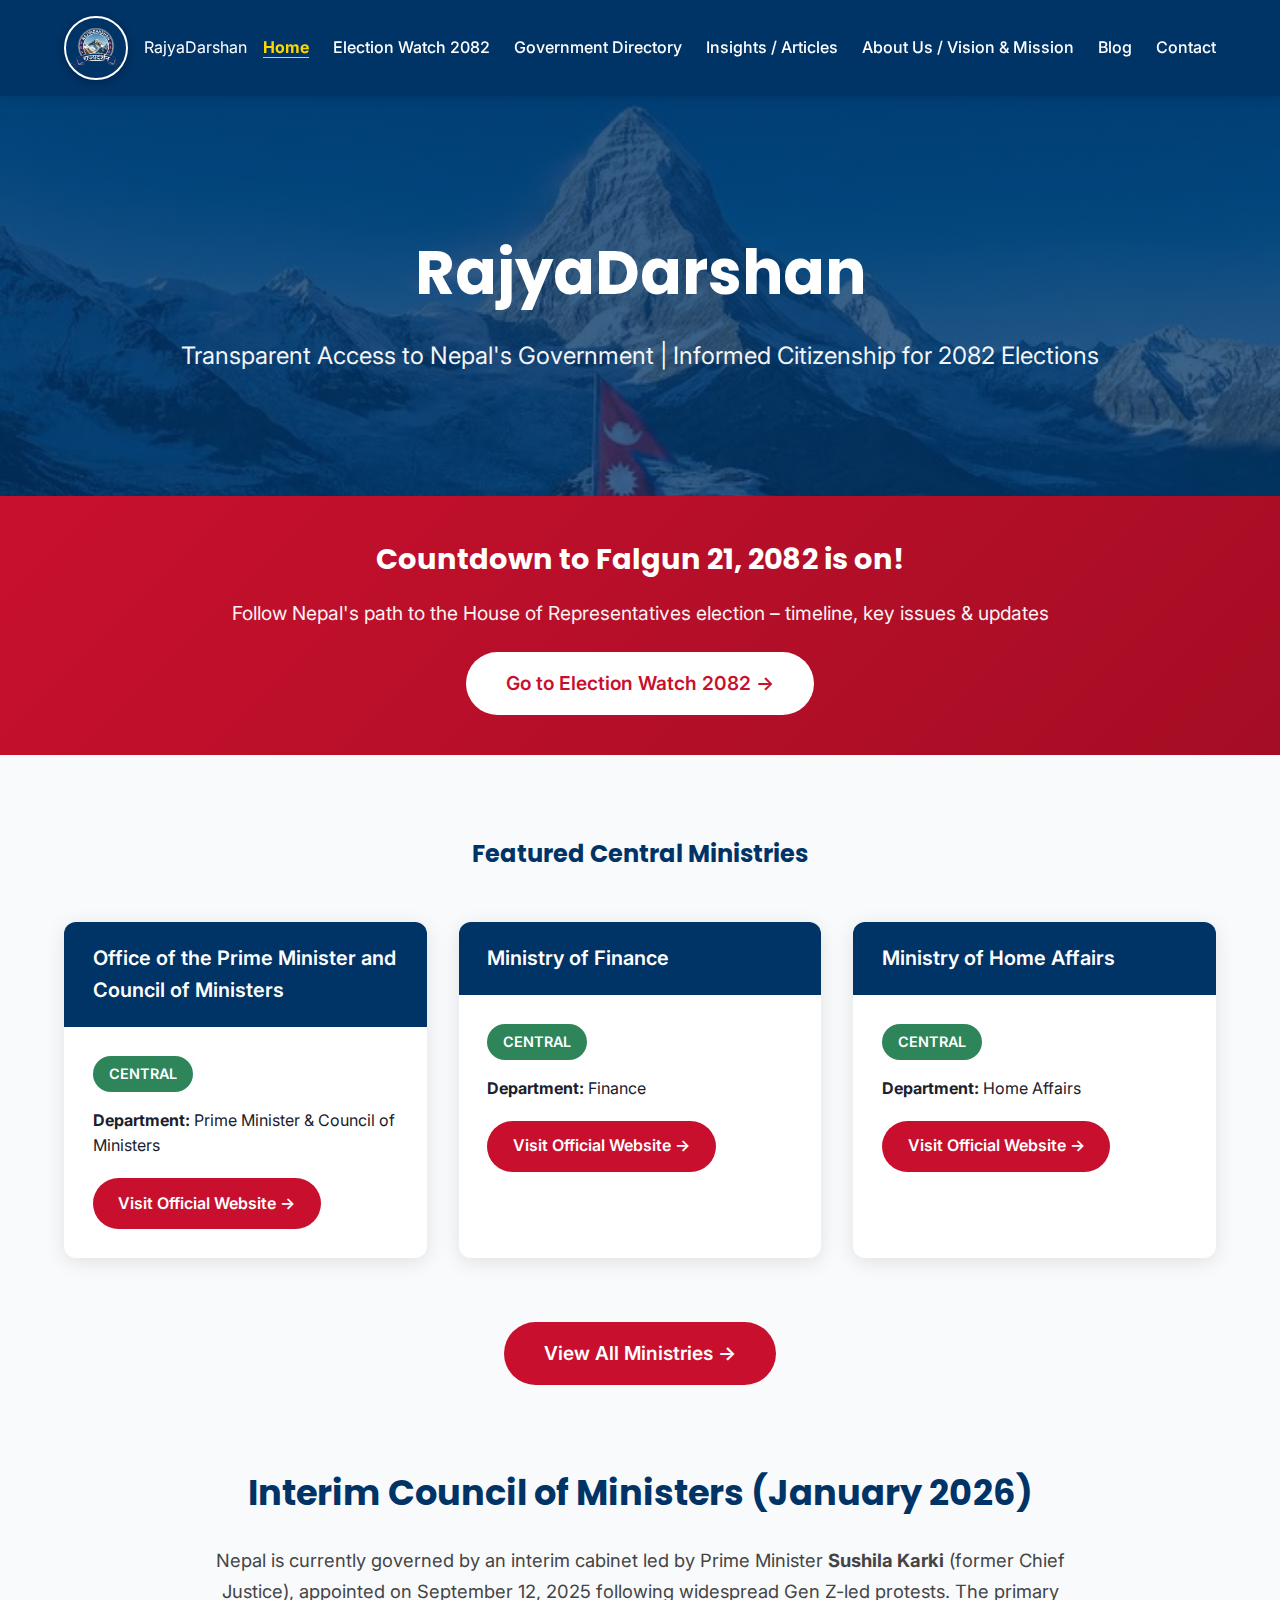
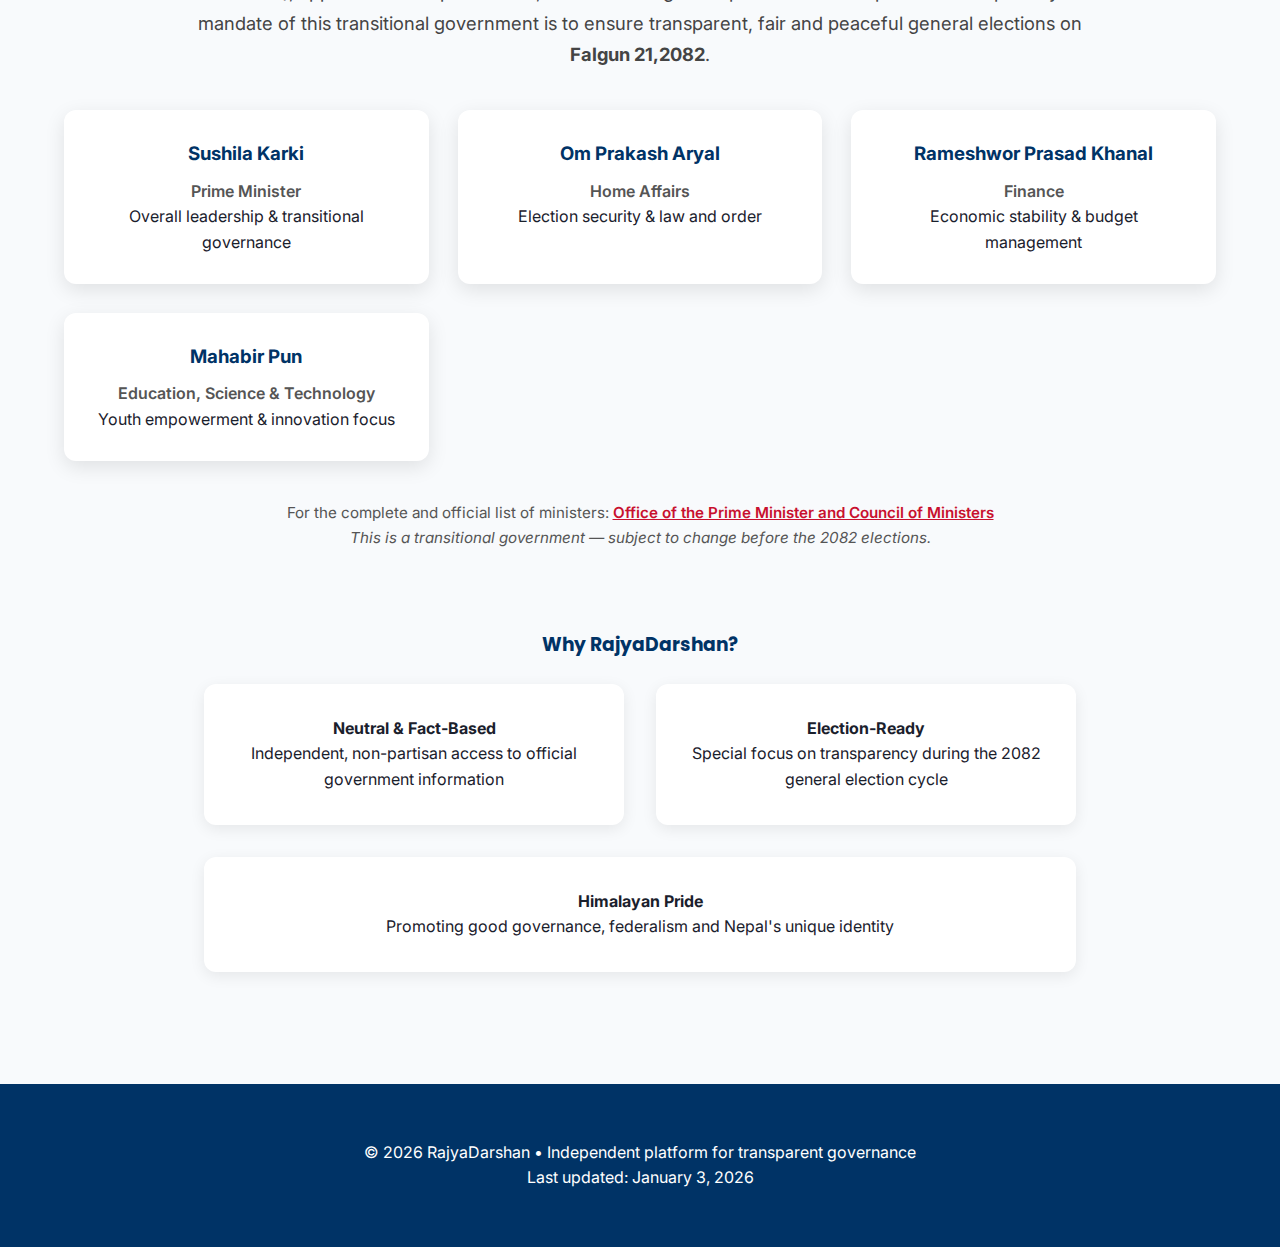
<file: index.html>
<!DOCTYPE html>
<html lang="en">
<head>
    <meta charset="UTF-8" />
    <meta name="viewport" content="width=device-width, initial-scale=1.0"/>
    <title>RajyaDarshan - Nepal Government Directory</title>
    <meta name="description" content="Transparent access to Nepal's government ministries, commissions & provincial offices | Election Watch 2082">
    <link rel="icon" href="logo.png" type="image/jpg">
    <link rel="stylesheet" href="index.css">

    <link rel="preconnect" href="https://fonts.googleapis.com">
    <link rel="preconnect" href="https://fonts.gstatic.com" crossorigin>
    <link href="https://fonts.googleapis.com/css2?family=Inter:wght@300;400;500;600&family=Poppins:wght@500;600;700&display=swap" rel="stylesheet">
<!-- SEO & Social Sharing -->
<meta name="description" content="Nepal Government Directory & Election Watch 2082 – transparent access to ministries, commissions, provincial offices & election updates.">
<meta property="og:title" content="RajyaDarshan – Nepal Government Directory & Election Watch 2082">
<meta property="og:description" content="Independent platform for transparent governance and 2082 election tracking.">
<meta property="og:image" content="https://yourdomain.com/og-image.jpg"> <!-- create a 1200x630 image with logo + Himalayas -->
<meta property="og:url" content="https://yourdomain.com">
<meta property="og:type" content="website">
<meta name="twitter:card" content="summary_large_image">
  
</head>
<body>

    <header>
        <div class="nav">
            <div class="logo-container">
                <img src="logo.png" alt="Rajyadarshan Logo" class="logo-img">
                <div class="logo">RajyaDarshan</div>
            </div>
            <div class="nav-links">
                <a href="index.html" class="active">Home</a>
                <a href="election-watch.html">Election Watch 2082</a>
                <a href="government-directory.html">Government Directory</a>
                <a href="article.html">Insights / Articles</a>
                <a href="about.html">About Us / Vision & Mission</a>
               <a href="blog.html">Blog</a>
                <a href="contact.html">Contact</a>
            </div>
        </div>
    </header>

    <section class="hero">
        <h1>RajyaDarshan</h1>
        <p style="font-size: 1.5rem; margin-bottom: 1.5rem; opacity: 0.95;">
            Transparent Access to Nepal's Government | Informed Citizenship for 2082 Elections
        </p>
    </section>
<!-- Election Watch Banner -->
<section class="election-banner" style="
    background: linear-gradient(135deg, #C8102E, #a50d24);
    color: white;
    padding: 2.5rem 5%;
    text-align: center;
    margin: 0;
">
    <div style="max-width: 1200px; margin: 0 auto;">
        <h2 style="font-size: 1.8rem; margin-bottom: 1rem; font-family: 'Poppins', sans-serif;">
            Countdown to Falgun 21, 2082 is on!
        </h2>
        <p style="font-size: 1.2rem; margin-bottom: 1.5rem; opacity: 0.95;">
            Follow Nepal's path to the House of Representatives election – timeline, key issues & updates
        </p>
        <a href="election-watch.html" style="
            display: inline-block;
            padding: 1rem 2.5rem;
            background: white;
            color: var(--accent);
            text-decoration: none;
            border-radius: 50px;
            font-weight: 600;
            font-size: 1.2rem;
            transition: all 0.3s;
        ">Go to Election Watch 2082 →</a>
    </div>
</section>
   

    <!-- Featured Ministries -->
    <section class="results-section">
        <h2>Featured Central Ministries</h2>

        <div class="featured-grid">
            <div class="result-card">
                <div class="card-header">Office of the Prime Minister and Council of Ministers</div>
                <div class="card-body">
                    <span class="type-badge central">CENTRAL</span>
                    <p><strong>Department:</strong> Prime Minister & Council of Ministers</p>
                    <a href="https://www.opmcm.gov.np/" target="_blank" class="link-btn">Visit Official Website →</a>
                </div>
            </div>

            <div class="result-card">
                <div class="card-header">Ministry of Finance</div>
                <div class="card-body">
                    <span class="type-badge central">CENTRAL</span>
                    <p><strong>Department:</strong> Finance</p>
                    <a href="https://mof.gov.np/" target="_blank" class="link-btn">Visit Official Website →</a>
                </div>
            </div>

            <div class="result-card">
                <div class="card-header">Ministry of Home Affairs</div>
                <div class="card-body">
                    <span class="type-badge central">CENTRAL</span>
                    <p><strong>Department:</strong> Home Affairs</p>
                    <a href="https://moha.gov.np/" target="_blank" class="link-btn">Visit Official Website →</a>
                </div>
            </div>
        </div>

        <div class="view-all-container">
            <a href="government-directory.html" class="view-all-btn">View All Ministries →</a>
        </div>
    </section>

   
<!-- Interim Cabinet Highlight - Election Context -->
<section class="cabinet-highlight" style="max-width: 1400px; margin: 4rem auto 5rem; padding: 0 5%; text-align: center;">
    <h2 style="color: var(--primary); font-family: 'Poppins', sans-serif; margin-bottom: 1.5rem; font-size: 2.2rem;">
        Interim Council of Ministers (January 2026)
    </h2>
    <p style="max-width: 900px; margin: 0 auto 2.5rem; color: #444; font-size: 1.15rem; line-height: 1.7;">
        Nepal is currently governed by an interim cabinet led by Prime Minister <strong>Sushila Karki</strong> (former Chief Justice), 
        appointed on September 12, 2025 following widespread Gen Z-led protests. 
        The primary mandate of this transitional government is to ensure transparent, fair and peaceful general elections on <strong>Falgun 21,2082</strong>.
    </p>

    <div style="display: grid; grid-template-columns: repeat(auto-fit, minmax(280px, 1fr)); gap: 1.8rem; margin-bottom: 2.5rem;">
        <div style="background: white; padding: 1.8rem; border-radius: 12px; box-shadow: 0 6px 20px rgba(0,0,0,0.1);">
            <h3 style="color: var(--primary); margin-bottom: 0.6rem;">Sushila Karki</h3>
            <p style="font-weight: 600; color: #555;">Prime Minister</p>
            <p>Overall leadership & transitional governance</p>
        </div>

        <div style="background: white; padding: 1.8rem; border-radius: 12px; box-shadow: 0 6px 20px rgba(0,0,0,0.1);">
            <h3 style="color: var(--primary); margin-bottom: 0.6rem;">Om Prakash Aryal</h3>
            <p style="font-weight: 600; color: #555;">Home Affairs</p>
            <p>Election security & law and order</p>
        </div>

        <div style="background: white; padding: 1.8rem; border-radius: 12px; box-shadow: 0 6px 20px rgba(0,0,0,0.1);">
            <h3 style="color: var(--primary); margin-bottom: 0.6rem;">Rameshwor Prasad Khanal</h3>
            <p style="font-weight: 600; color: #555;">Finance</p>
            <p>Economic stability & budget management</p>
        </div>

        <div style="background: white; padding: 1.8rem; border-radius: 12px; box-shadow: 0 6px 20px rgba(0,0,0,0.1);">
            <h3 style="color: var(--primary); margin-bottom: 0.6rem;">Mahabir Pun</h3>
            <p style="font-weight: 600; color: #555;">Education, Science & Technology</p>
            <p>Youth empowerment & innovation focus</p>
        </div>
    </div>

    <p style="font-size: 0.95rem; color: #555; margin-top: 1rem;">
        For the complete and official list of ministers: 
        <a href="https://www.opmcm.gov.np/" target="_blank" style="color: var(--accent); font-weight: 600;">Office of the Prime Minister and Council of Ministers</a>
        <br>
        <em>This is a transitional government — subject to change before the 2082 elections.</em>
    </p>
</section>
    
 <!-- Why RajyaDarshan Section -->
    <section class="why-section">
        <h3>Why RajyaDarshan?</h3>
        <div class="why-points">
            <div class="why-point">
                <strong>Neutral & Fact-Based</strong><br>
                Independent, non-partisan access to official government information
            </div>
            <div class="why-point">
                <strong>Election-Ready</strong><br>
                Special focus on transparency during the 2082 general election cycle
            </div>
            <div class="why-point">
                <strong>Himalayan Pride</strong><br>
                Promoting good governance, federalism and Nepal's unique identity
            </div>
        </div>
    </section>


    <footer>
        <p>© 2026 RajyaDarshan • Independent platform for transparent governance</p>
        <p>Last updated: January 3, 2026</p>
    </footer>

</body>
</html>
</file>
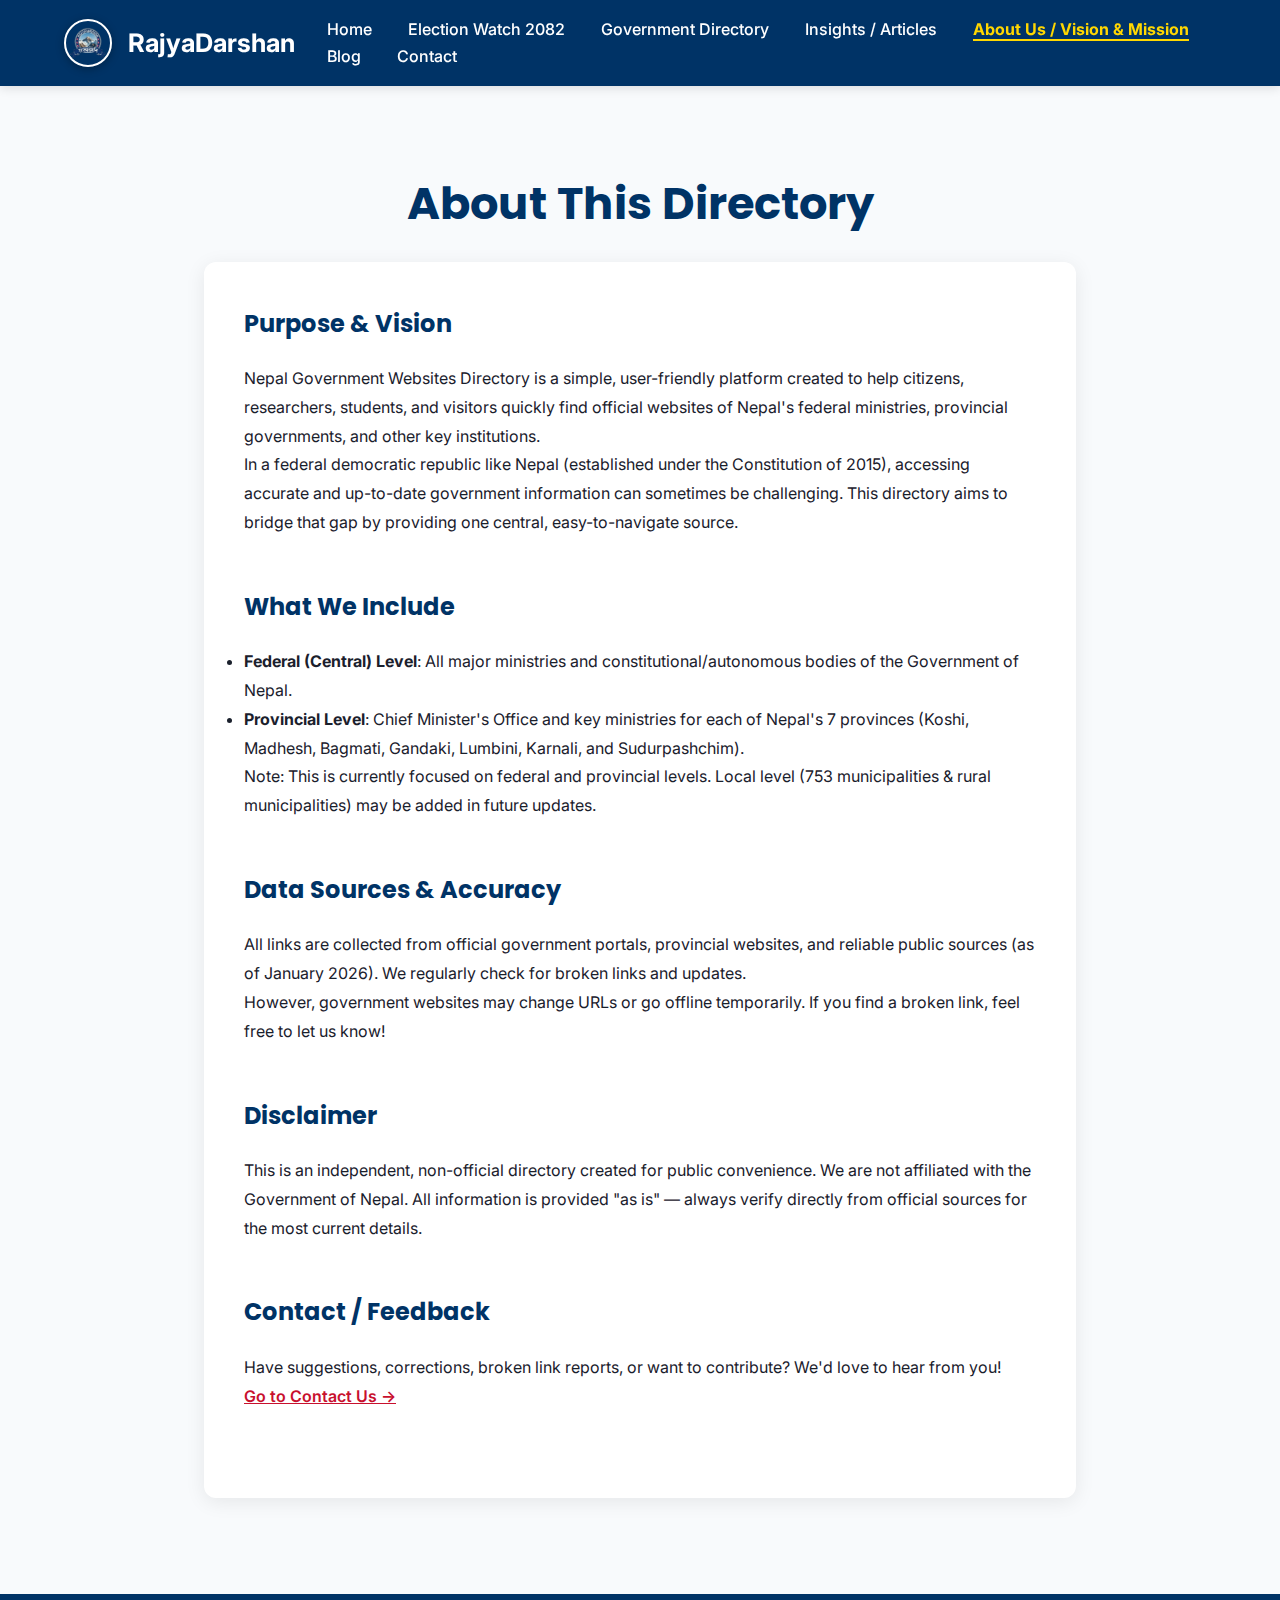
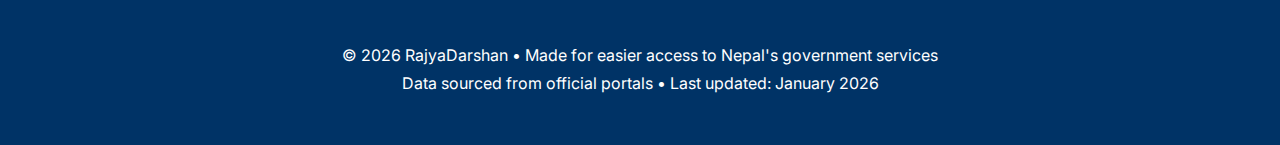
<file: about.html>
<!DOCTYPE html>
<html lang="en">
<head>
    <meta charset="UTF-8" />
    <meta name="viewport" content="width=device-width, initial-scale=1.0"/>
    <title>About - Nepal Government Websites Directory</title>
    <link rel="icon" href="logo.png" type="image/jpg">
    <link rel="preconnect" href="https://fonts.googleapis.com">
    <link rel="preconnect" href="https://fonts.gstatic.com" crossorigin>
    <link href="https://fonts.googleapis.com/css2?family=Inter:wght@300;400;500;600&family=Poppins:wght@500;600;700&display=swap" rel="stylesheet">
<!-- SEO & Social Sharing -->
<meta name="description" content="Nepal Government Directory & Election Watch 2082 – transparent access to ministries, commissions, provincial offices & election updates.">
<meta property="og:title" content="RajyaDarshan – Nepal Government Directory & Election Watch 2082">
<meta property="og:description" content="Independent platform for transparent governance and 2082 election tracking.">
<meta property="og:image" content="https://yourdomain.com/og-image.jpg"> <!-- create a 1200x630 image with logo + Himalayas -->
<meta property="og:url" content="https://yourdomain.com">
<meta property="og:type" content="website">
<meta name="twitter:card" content="summary_large_image">
    <style>
        :root {
            --primary: #003366;
            --accent: #C8102E;
            --light: #F8FAFC;
            --dark: #1A202C;
        }
        
        * { margin:0; padding:0; box-sizing:border-box; }
        body {
            font-family: 'Inter', system-ui, sans-serif;
            background: var(--light);
            color: var(--dark);
            line-height: 1.7;
        }
        .logo-container {
    display: flex;
    align-items: center;
    gap: 1rem; /* space between logo image and text */
}
.logo-img {
    width: 48px;
    height: 48px;
    border-radius: 50%; /* makes it perfectly round */
    object-fit: cover;
    border: 2px solid white; /* nice white border */
    box-shadow: 0 2px 8px rgba(0,0,0,0.3); /* subtle shadow */
}

        header {
            background: var(--primary);
            color: white;
            padding: 1rem 5%;
            position: sticky;
            top: 0;
            z-index: 100;
            box-shadow: 0 2px 10px rgba(0,0,0,0.12);
        }
        .nav {
            display: flex;
            justify-content: space-between;
            align-items: center;
            max-width: 1400px;
            margin: 0 auto;
        }
        .logo { font-size: 1.6rem; font-weight: 700; }
        
        .nav-links a {
            color: white;
            margin-left: 2rem;
            text-decoration: none;
            font-weight: 500;
            transition: 0.2s;
        }
        .nav-links a:hover { color: var(--accent); }
.nav-links a.active {
            color: #ffd700;
            font-weight: 700;
            text-decoration: underline;
            text-underline-offset: 4px;
            text-decoration-color: #ffd700;
            text-decoration-thickness: 2px;
        }
        main {
            max-width: 1000px;
            margin: 5rem auto;
            padding: 0 5%;
        }
        h1, h2 {
            font-family: 'Poppins', sans-serif;
            color: var(--primary);
            margin-bottom: 1.2rem;
        }
        h1 { font-size: 2.8rem; text-align: center; }
        section { margin-bottom: 3rem; }

        .about-content {
            background: white;
            padding: 2.5rem;
            border-radius: 12px;
            box-shadow: 0 4px 20px rgba(0,0,0,0.08);
            line-height: 1.8;
        }

        footer {
            background: var(--primary);
            color: white;
            text-align: center;
            padding: 3rem 5%;
            margin-top: 6rem;
        }

        @media (max-width: 768px) {
            .nav { flex-direction: column; gap: 1rem; }
            .nav-links { margin-top: 0.5rem; }
        }
    </style>
</head>
<body>

  <header>
    <div class="nav">
        <div class="logo-container">
           
            <img src="logo.png" 
                 alt="Rajyadarshan Logo" 
                 class="logo-img"><div class="logo">RajyaDarshan</div>
        </div>
       <div class="nav-links">
                <a href="index.html">Home</a>
                <a href="election-watch.html">Election Watch 2082</a>
                  <a href="government-directory.html" >Government Directory</a> 
                <a href="article.html">Insights / Articles</a>
                <a href="about.html" class="active">About Us / Vision & Mission</a>
                 <a href="blog.html">Blog</a>
                <a href="contact.html">Contact</a>
            </div>
    </div>

        
</header>
<main>
    <h1>About This Directory</h1>

    <div class="about-content">
        <section>
            <h2>Purpose & Vision</h2>
            <p>
                Nepal Government Websites Directory is a simple, user-friendly platform created to help citizens, researchers, students, and visitors quickly find official websites of Nepal's federal ministries, provincial governments, and other key institutions.
            </p>
            <p>
                In a federal democratic republic like Nepal (established under the Constitution of 2015), accessing accurate and up-to-date government information can sometimes be challenging. This directory aims to bridge that gap by providing one central, easy-to-navigate source.
            </p>
        </section>

        <section>
            <h2>What We Include</h2>
            <ul>
                <li><strong>Federal (Central) Level</strong>: All major ministries and constitutional/autonomous bodies of the Government of Nepal.</li>
                <li><strong>Provincial Level</strong>: Chief Minister's Office and key ministries for each of Nepal's 7 provinces (Koshi, Madhesh, Bagmati, Gandaki, Lumbini, Karnali, and Sudurpashchim).</li>
                <!-- You can expand this later with local levels -->
            </ul>
            <p>
                Note: This is currently focused on federal and provincial levels. Local level (753 municipalities & rural municipalities) may be added in future updates.
            </p>
        </section>

        <section>
            <h2>Data Sources & Accuracy</h2>
            <p>
                All links are collected from official government portals, provincial websites, and reliable public sources (as of January 2026). We regularly check for broken links and updates.
            </p>
            <p>
                However, government websites may change URLs or go offline temporarily. If you find a broken link, feel free to let us know!
            </p>
        </section>

        <section>
            <h2>Disclaimer</h2>
            <p>
                This is an independent, non-official directory created for public convenience. We are not affiliated with the Government of Nepal. All information is provided "as is" — always verify directly from official sources for the most current details.
            </p>
        </section>

       <section>
    <h2>Contact / Feedback</h2>
    <p>
        Have suggestions, corrections, broken link reports, or want to contribute? We'd love to hear from you!
    </p>
    <p>
        <a href="contact.html" style="color: var(--accent); font-weight: 600;">Go to Contact Us →</a>  </p>
   
</section>
    </div>
</main>

<footer>
    <p>© 2026 RajyaDarshan • Made for easier access to Nepal's government services</p>
    <p>Data sourced from official portals • Last updated: January 2026</p>
</footer>

</body>
</html>
</file>
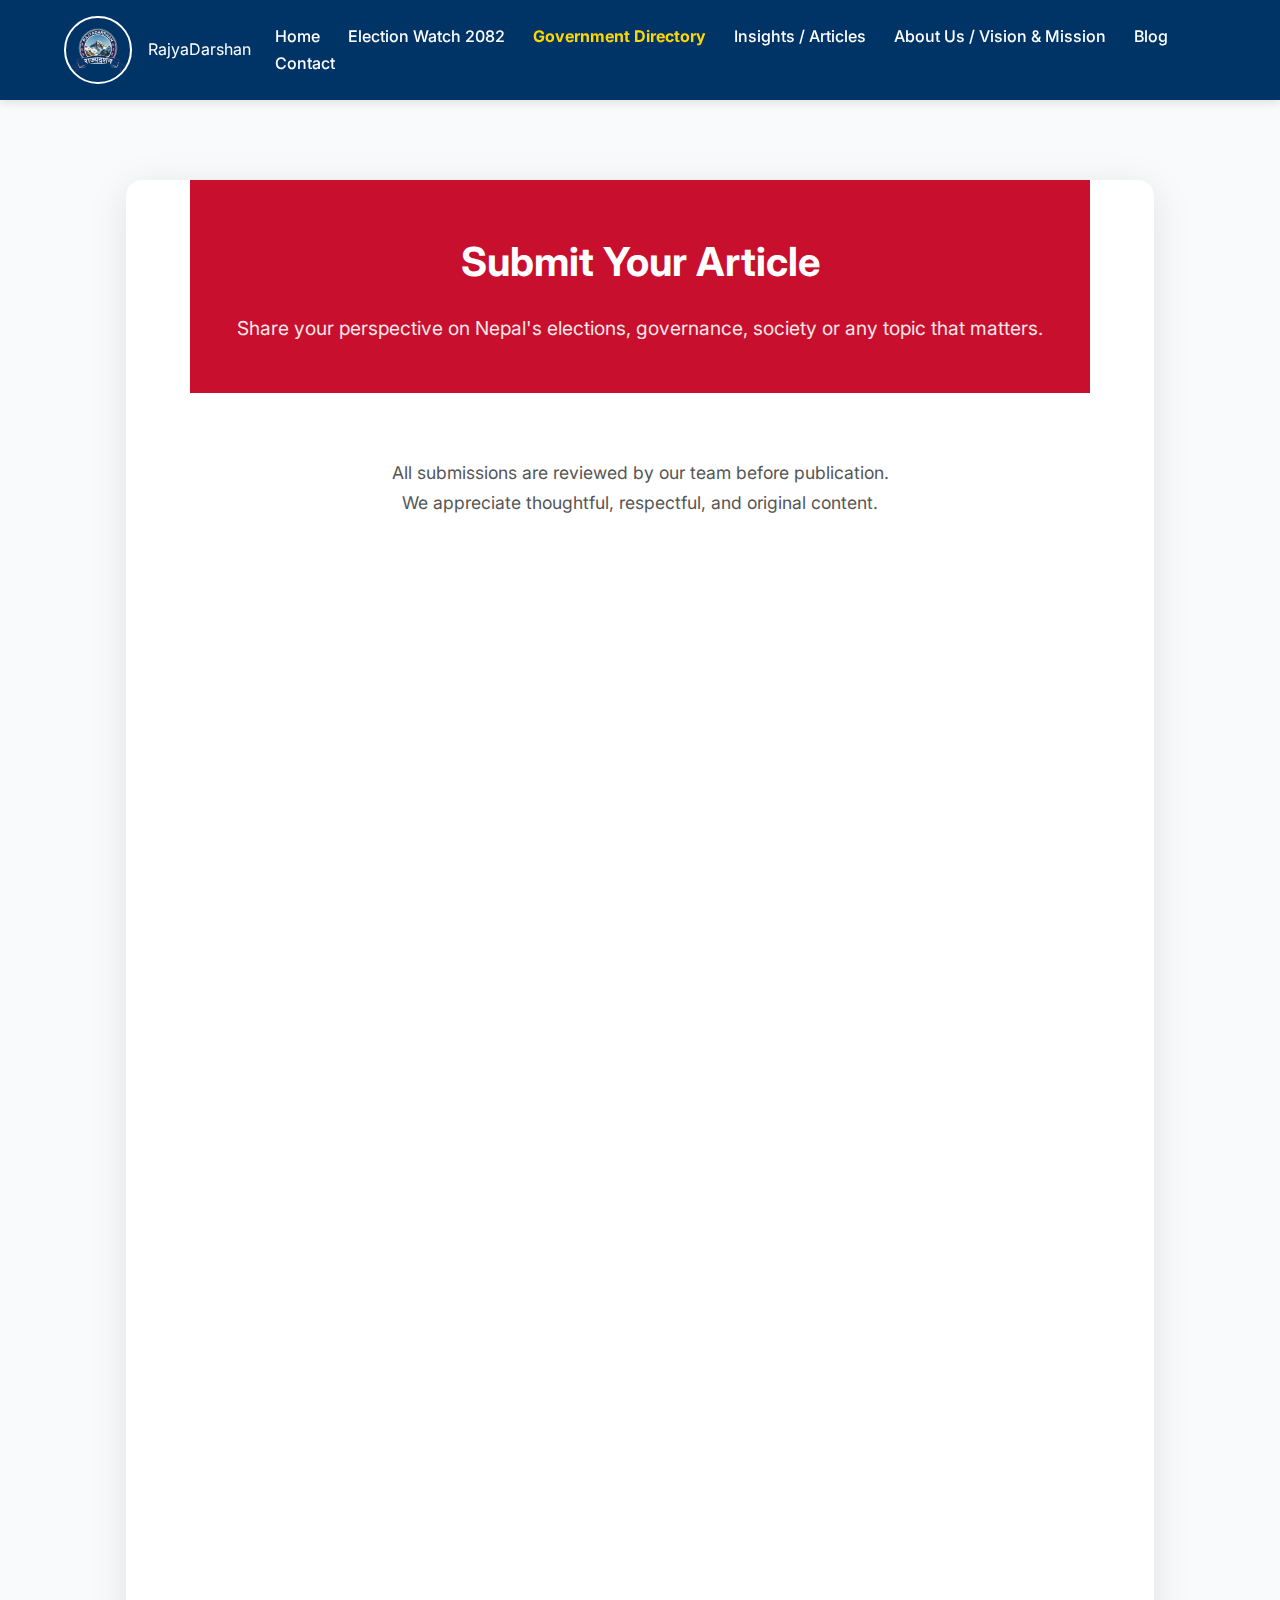
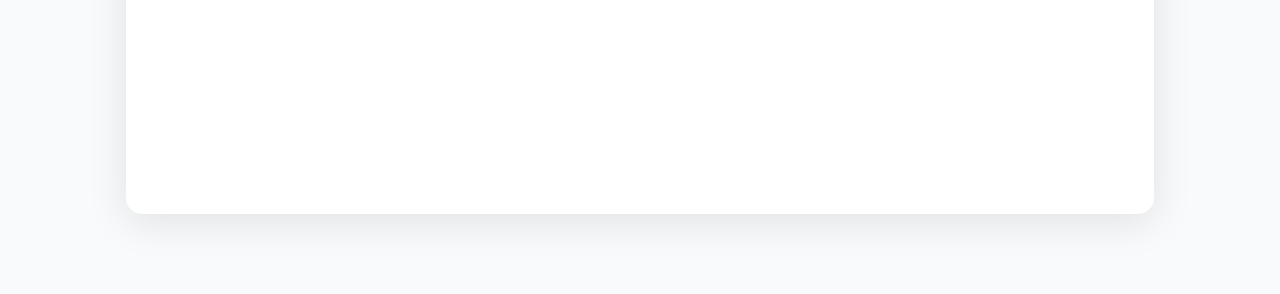
<file: blog.html>
<!DOCTYPE html>
<html lang="en">
<head>
    <meta charset="UTF-8" />
    <meta name="viewport" content="width=device-width, initial-scale=1.0"/>
    <title>Submit Your Article – RajyaDarshan</title>
    <meta name="description" content="Submit your article, opinion or analysis to be featured on RajyaDarshan.">
    <link rel="icon" href="logo.png" type="image/jpg">
    <link rel="preconnect" href="https://fonts.googleapis.com">
    <link rel="preconnect" href="https://fonts.gstatic.com" crossorigin>
    <link href="https://fonts.googleapis.com/css2?family=Inter:wght@300;400;500;600&family=Poppins:wght@500;600;700&display=swap" rel="stylesheet">

    <style>
        :root {
            --primary: #003366;
            --accent: #C8102E;
            --light: #F8FAFC;
        }
        body {
            font-family: 'Inter', sans-serif;
            background: var(--light);
            color: #333;
            line-height: 1.7;
            margin: 0;
        }
        header {
            background: var(--primary);
            color: white;
            padding: 1rem 5%;
            position: sticky;
            top: 0;
            z-index: 100;
            box-shadow: 0 2px 10px rgba(0,0,0,0.12);
        }
        .nav {
            display: flex;
            justify-content: space-between;
            align-items: center;
            max-width: 1400px;
            margin: 0 auto;
        }
        .logo-container { display: flex; align-items: center; gap: 1rem; }
        .logo-img { width: 64px; height: 64px; border-radius: 50%; object-fit: cover; border: 2px solid white; }
        .nav-links a { color: white; text-decoration: none; font-weight: 500; margin-left: 1.5rem; }
        .nav-links a:hover { text-decoration: underline; }
        .nav-links a.active { color: #ffd700; font-weight: 700; }

        .container {
            max-width: 900px;
            margin: 5rem auto;
            padding: 0 5%;
            background: white;
            border-radius: 16px;
            box-shadow: 0 8px 40px rgba(0,0,0,0.1);
            overflow: hidden;
        }
        .header {
            background: var(--accent);
            color: white;
            padding: 3rem 2rem;
            text-align: center;
        }
        .header h1 { margin: 0; font-size: 2.5rem; }
        .header p { margin: 1rem 0 0; font-size: 1.2rem; opacity: 0.9; }
        .form-content {
            padding: 3rem 2rem;
        }
        .form-content p {
            text-align: center;
            color: #555;
            margin-bottom: 2.5rem;
            font-size: 1.1rem;
        }
        iframe {
            width: 100%;
            min-height: 1200px;
            border: none;
        }
    </style>
</head>
<body>

    <header>
        <div class="nav">
            <div class="logo-container">
                <img src="logo.png" alt="Rajyadarshan Logo" class="logo-img">
                <div class="logo">RajyaDarshan</div>
            </div>
            <div class="nav-links">
                <a href="index.html" >Home</a>
                <a href="election-watch.html">Election Watch 2082</a>
                <a href="government-directory.html" class="active">Government Directory</a> 
                <a href="article.html">Insights / Articles</a>
                <a href="about.html">About Us / Vision & Mission</a>
                  <a href="blog.html">Blog</a>
                <a href="contact.html">Contact</a>
            </div>
        </div>
    </header>

    <div class="container">
        <div class="header">
            <h1>Submit Your Article</h1>
            <p>Share your perspective on Nepal's elections, governance, society or any topic that matters.</p>
        </div>

        <div class="form-content">
            <p>All submissions are reviewed by our team before publication.<br>
            We appreciate thoughtful, respectful, and original content.</p>

            <iframe src="https://forms.gle/DnGJHGrk1XLvvqq89" 
                    width="10%" height="1200" frameborder="0" marginheight="0" marginwidth="0">
                Loading…
            </iframe>
           
        </div>
    </div>

</body>
</html>
</file>
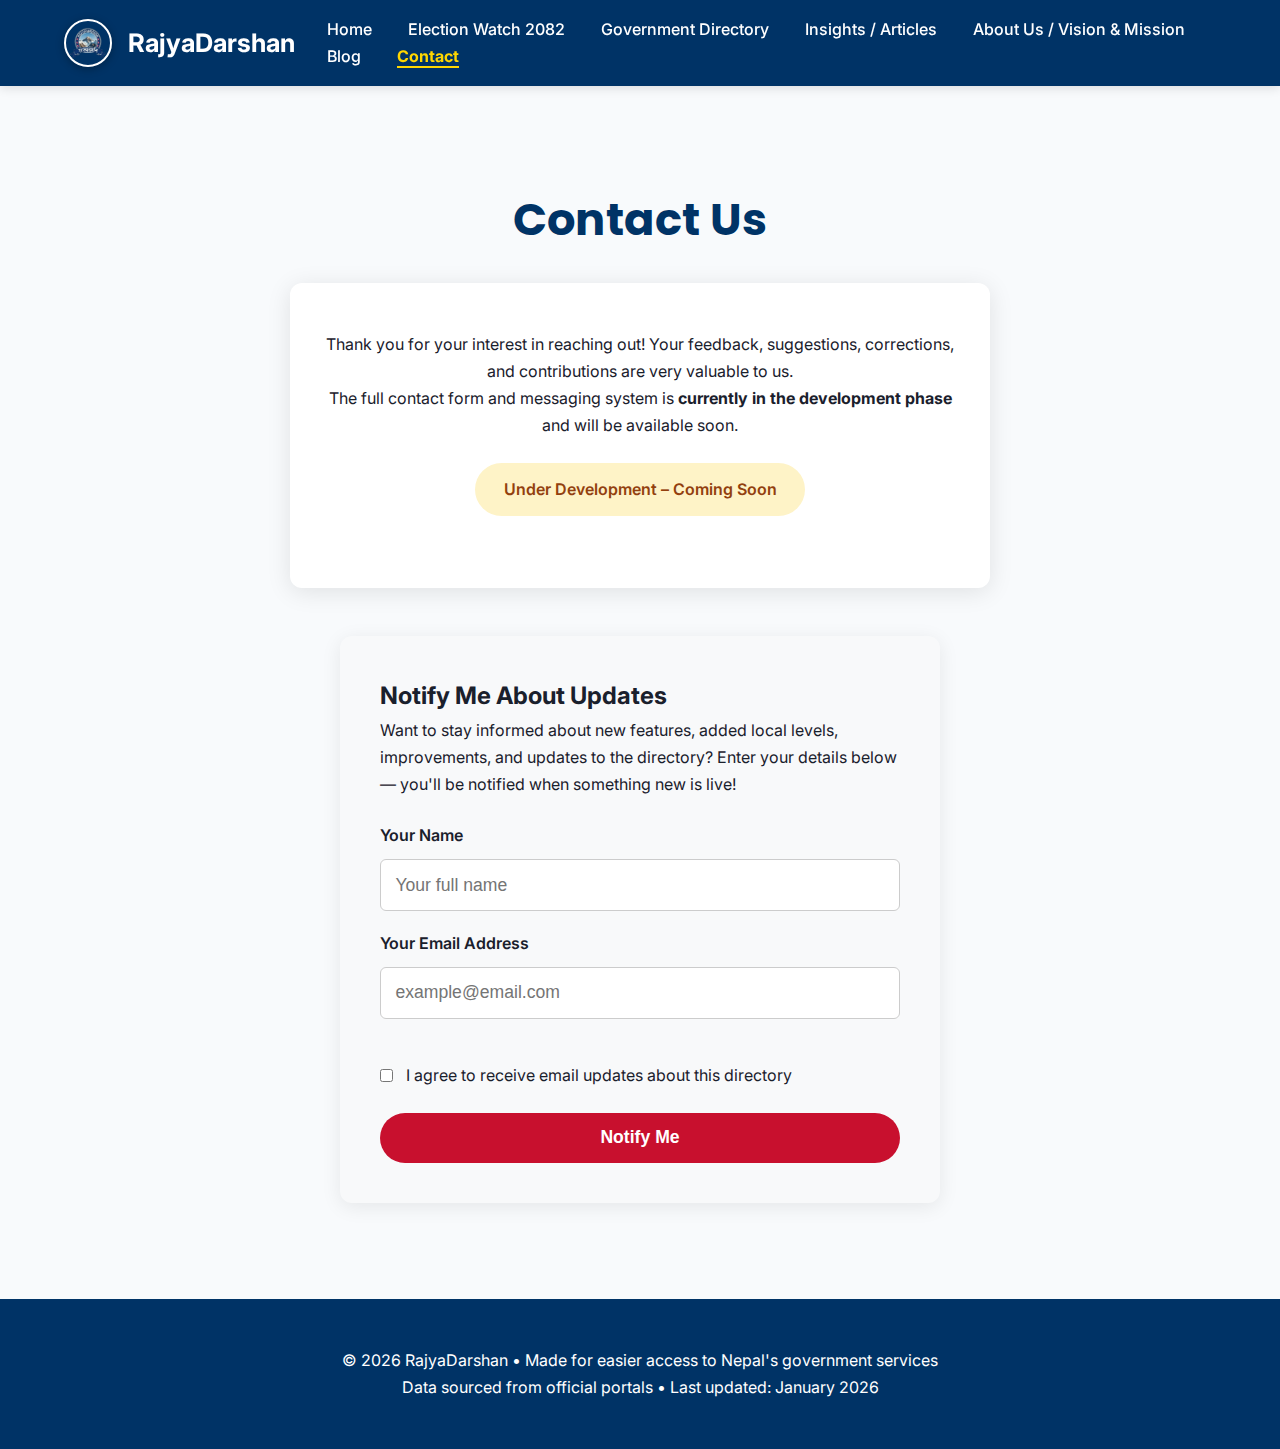
<file: contact.html>
<!DOCTYPE html>
<html lang="en">
<head>
    <meta charset="UTF-8" />
    <meta name="viewport" content="width=device-width, initial-scale=1.0"/>
    <title>Contact Us - Nepal Government Websites Directory</title>
    <link rel="icon" href="logo.png" type="image/jpg">
    <link rel="preconnect" href="https://fonts.googleapis.com">
    <link rel="preconnect" href="https://fonts.gstatic.com" crossorigin>
    <link href="https://fonts.googleapis.com/css2?family=Inter:wght@300;400;500;600&family=Poppins:wght@500;600;700&display=swap" rel="stylesheet">
<!-- SEO & Social Sharing -->
<meta name="description" content="Nepal Government Directory & Election Watch 2082 – transparent access to ministries, commissions, provincial offices & election updates.">
<meta property="og:title" content="RajyaDarshan – Nepal Government Directory & Election Watch 2082">
<meta property="og:description" content="Independent platform for transparent governance and 2082 election tracking.">
<meta property="og:image" content="https://yourdomain.com/og-image.jpg"> <!-- create a 1200x630 image with logo + Himalayas -->
<meta property="og:url" content="https://yourdomain.com">
<meta property="og:type" content="website">
<meta name="twitter:card" content="summary_large_image">
    <style>
        :root {
            --primary: #003366;
            --accent: #C8102E;
            --light: #F8FAFC;
            --dark: #1A202C;
            --success: #2F855A;
            --error: #c53030;
        }
        * { margin:0; padding:0; box-sizing:border-box; }
        body {
            font-family: 'Inter', system-ui, sans-serif;
            background: var(--light);
            color: var(--dark);
            line-height: 1.7;
        }
.logo-container {
    display: flex;
    align-items: center;
    gap: 1rem; /* space between logo image and text */
}
.logo-img {
    width: 48px;
    height: 48px;
    border-radius: 50%; /* makes it perfectly round */
    object-fit: cover;
    border: 2px solid white; /* nice white border */
    box-shadow: 0 2px 8px rgba(0,0,0,0.3); /* subtle shadow */
}
        header {
            background: var(--primary);
            color: white;
            padding: 1rem 5%;
            position: sticky;
            top: 0;
            z-index: 100;
            box-shadow: 0 2px 10px rgba(0,0,0,0.12);
        }
        .nav {
            display: flex;
            justify-content: space-between;
            align-items: center;
            max-width: 1400px;
            margin: 0 auto;
        }
        .logo { font-size: 1.6rem; font-weight: 700; }
        .nav-links a {
            color: white;
            margin-left: 2rem;
            text-decoration: none;
            font-weight: 500;
            transition: 0.2s;
        }
        .nav-links a:hover { color: var(--accent); }
.nav-links a.active {
            color: #ffd700;
            font-weight: 700;
            text-decoration: underline;
            text-underline-offset: 4px;
            text-decoration-color: #ffd700;
            text-decoration-thickness: 2px;
        }
        main {
            max-width: 900px;
            margin: 6rem auto 4rem;
            padding: 0 5%;
            text-align: center;
        }
        h1 {
            font-family: 'Poppins', sans-serif;
            color: var(--primary);
            font-size: 2.8rem;
            margin-bottom: 1.5rem;
        }
        .message-box {
            background: white;
            padding: 3rem 2rem;
            border-radius: 12px;
            box-shadow: 0 4px 25px rgba(0,0,0,0.1);
            max-width: 700px;
            margin: 0 auto 3rem;
        }
        .status {
            display: inline-block;
            background: #fef3c7;
            color: #92400e;
            padding: 0.8rem 1.8rem;
            border-radius: 50px;
            font-weight: 600;
            margin: 1.5rem 0;
        }

        .notify-form {
            background: #f8f9fa;
            padding: 2.5rem;
            border-radius: 12px;
            box-shadow: 0 4px 20px rgba(0,0,0,0.08);
            max-width: 600px;
            margin: 0 auto;
            text-align: left;
        }
        .notify-form label {
            display: block;
            font-weight: 600;
            margin-bottom: 0.6rem;
        }
        .notify-form input[type="text"],
        .notify-form input[type="email"] {
            width: 100%;
            padding: 0.9rem;
            font-size: 1.1rem;
            border: 1px solid #ccc;
            border-radius: 6px;
            margin-bottom: 1.2rem;
        }
        .notify-form .checkbox-wrapper {
            margin: 1.5rem 0;
            display: flex;
            align-items: center;
            gap: 0.8rem;
        }
        .notify-form button {
            background: var(--accent);
            color: white;
            border: none;
            padding: 0.9rem 2rem;
            font-size: 1.1rem;
            font-weight: 600;
            border-radius: 50px;
            cursor: pointer;
            transition: 0.3s;
            width: 100%;
        }
        .notify-form button:hover {
            background: #a50d24;
        }
        .notify-form .clear-btn {
            background: #718096;
            margin-top: 1.5rem;
        }
        .notify-form .clear-btn:hover {
            background: #5a7184;
        }

        .success-message {
            color: var(--success);
            font-weight: 600;
            margin-top: 1.2rem;
            font-size: 1.1rem;
            display: none;
        }
        .error-message {
            color: var(--error);
            font-weight: 500;
            margin-top: 0.8rem;
            display: none;
        }

        footer {
            background: var(--primary);
            color: white;
            text-align: center;
            padding: 3rem 5%;
            margin-top: 6rem;
        }
    </style>
</head>
<body>

  <header>
    <div class="nav">
        <div class="logo-container">
           
            <img src="logo.png" 
                 alt="Rajyadarshan Logo" 
                 class="logo-img">
                 <div class="logo">RajyaDarshan</div>
        </div>
       <div class="nav-links">
                <a href="index.html">Home</a>
                <a href="election-watch.html">Election Watch 2082</a>
                  <a href="government-directory.html" >Government Directory</a> <!-- current page marked active -->
                <a href="article.html">Insights / Articles</a>
                <a href="about.html">About Us / Vision & Mission</a>
                  <a href="blog.html">Blog</a>
                <a href="contact.html"class="active">Contact</a>
            </div>
    </div>

        
</header>

<main>
    <h1>Contact Us</h1>

    <div class="message-box">
        <p>
            Thank you for your interest in reaching out! Your feedback, suggestions, corrections, and contributions are very valuable to us.
        </p>
        <p>
            The full contact form and messaging system is <strong>currently in the development phase</strong> and will be available soon.
        </p>
        <div class="status">
            Under Development – Coming Soon
        </div>
    </div>

    <div class="notify-form">
        <h2>Notify Me About Updates</h2>
        <p style="margin-bottom: 1.5rem;">
            Want to stay informed about new features, added local levels, improvements, and updates to the directory?  
            Enter your details below — you'll be notified when something new is live!
        </p>

        <form id="notifyForm">
            <label for="name">Your Name</label>
            <input type="text" id="name" name="name" placeholder="Your full name" required>

            <label for="email">Your Email Address</label>
            <input type="email" id="email" name="email" placeholder="example@email.com" required>

            <div class="checkbox-wrapper">
                <input type="checkbox" id="agree" name="agree" required>
                <label for="agree" style="margin: 0; font-weight: normal;">I agree to receive email updates about this directory</label>
            </div>

            <button type="submit">Notify Me</button>
        </form>

       

        <p id="successMessage" class="success-message">
            Thank you! Your details have been saved — you'll be notified about updates.
        </p>
        <p id="errorMessage" class="error-message">
            Please fill all required fields correctly.
        </p>
    </div>
</main>

<footer>
    <p>© 2026 RajyaDarshan • Made for easier access to Nepal's government services</p>
    <p>Data sourced from official portals • Last updated: January 2026</p>
</footer>

<script>
    // Simulated database using localStorage
    function getSubscribers() {
        const data = localStorage.getItem('notifySubscribers');
        return data ? JSON.parse(data) : [];
    }

    function saveSubscriber(name, email) {
        let subscribers = getSubscribers();
        const exists = subscribers.some(sub => sub.email === email);
        if (!exists) {
            subscribers.push({ name, email, date: new Date().toISOString() });
            localStorage.setItem('notifySubscribers', JSON.stringify(subscribers));
            return true;
        }
        return false; // already subscribed
    }

   

    // Form handling
    document.getElementById('notifyForm').addEventListener('submit', function(e) {
        e.preventDefault();
        
        const name = document.getElementById('name').value.trim();
        const email = document.getElementById('email').value.trim();
        const agree = document.getElementById('agree').checked;

        const successMsg = document.getElementById('successMessage');
        const errorMsg = document.getElementById('errorMessage');

        // Reset messages
        successMsg.style.display = 'none';
        errorMsg.style.display = 'none';

        if (!name || !email || !email.includes('@') || !email.includes('.') || !agree) {
            errorMsg.textContent = "Please fill all fields correctly and agree to receive updates.";
            errorMsg.style.display = 'block';
            return;
        }

        const added = saveSubscriber(name, email);

        if (added) {
            successMsg.textContent = `Thank you, ${name}! Your email has been saved — you'll be notified about updates.`;
        } else {
            successMsg.textContent = `You're already subscribed, ${name}! Thank you.`;
        }
        
        successMsg.style.display = 'block';
        
       
    });

   
</script>

</body>
</html>
</file>
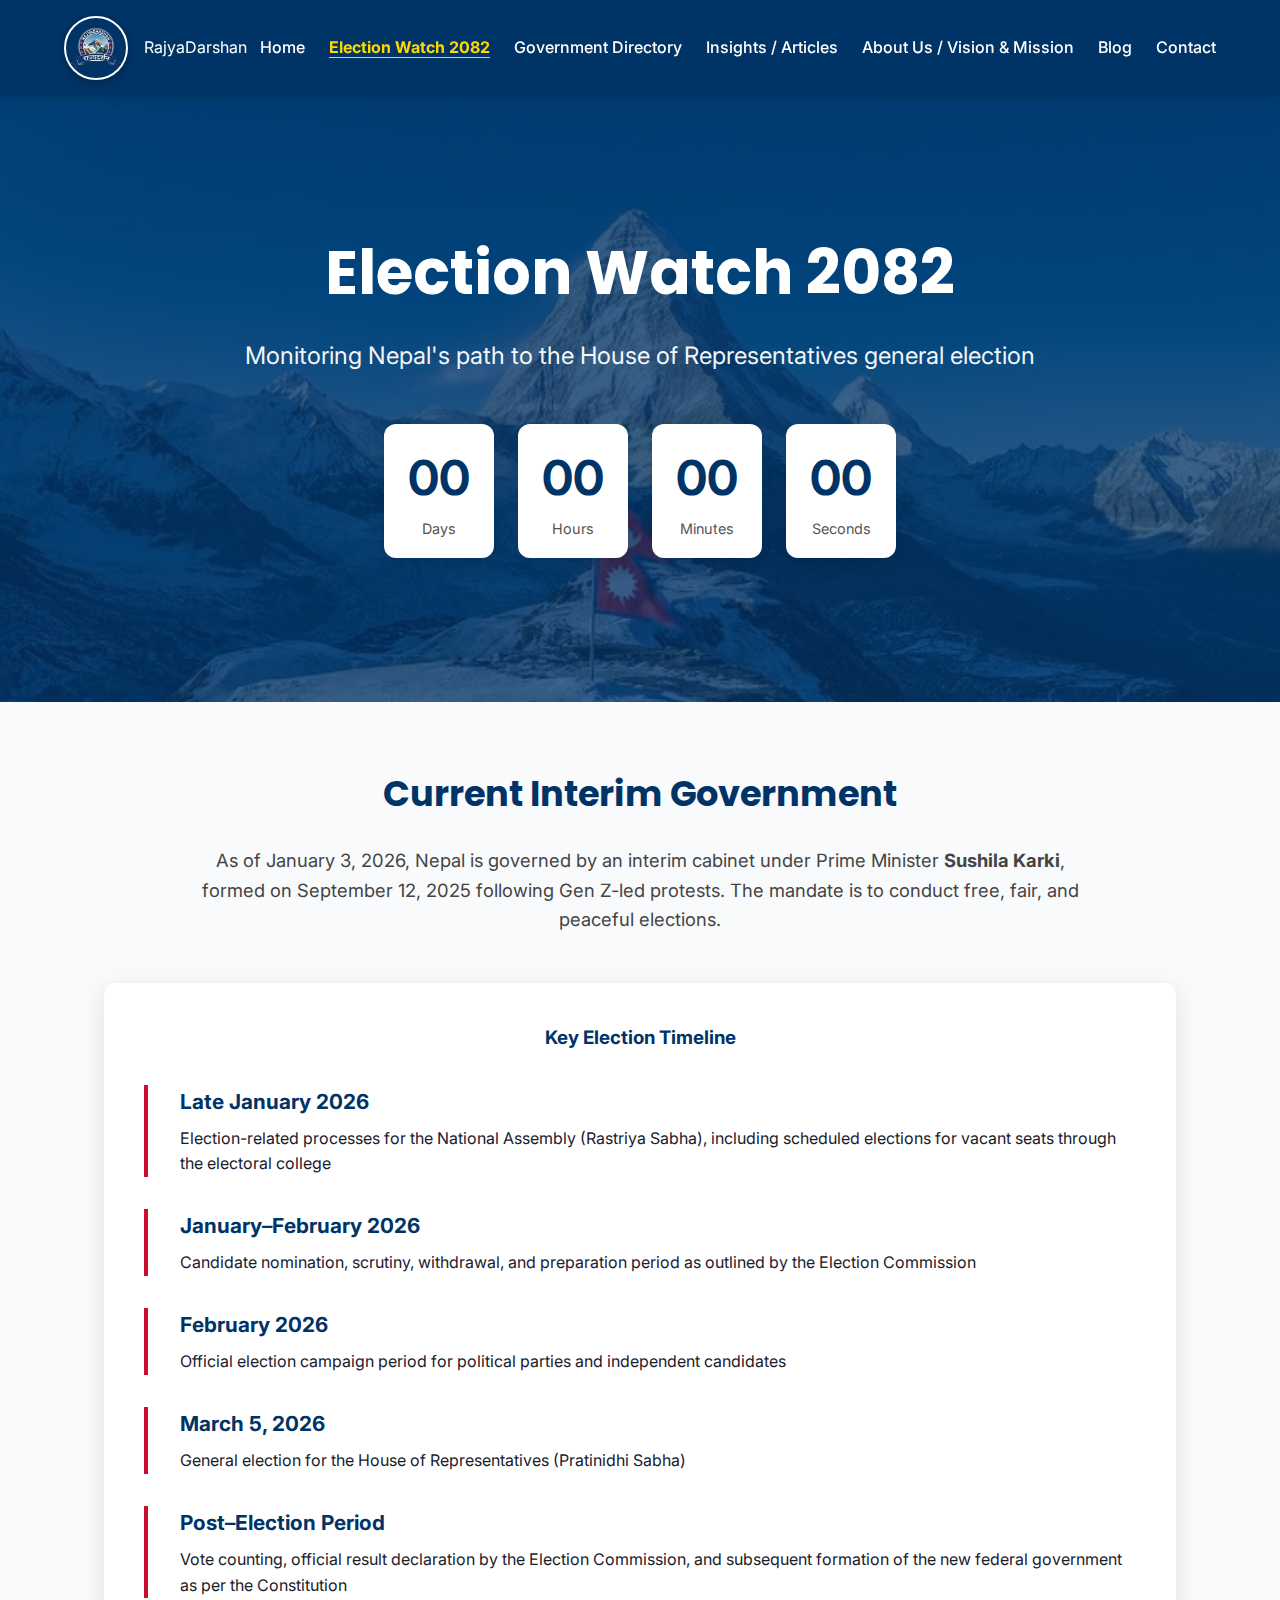
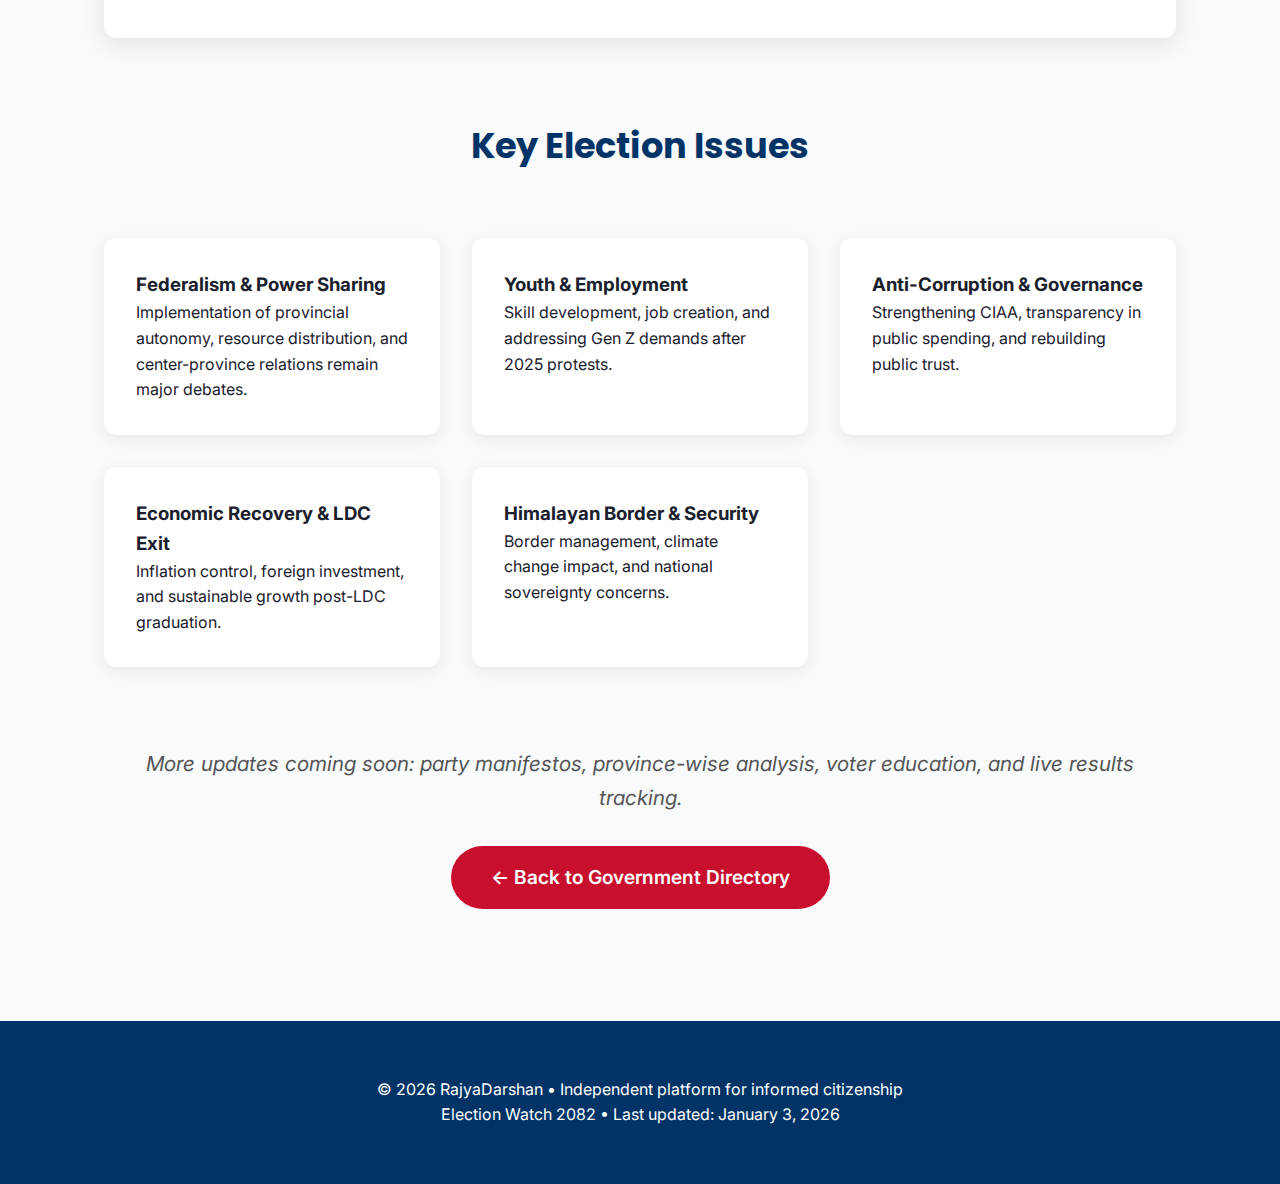
<file: election-watch.html>
<!DOCTYPE html>
<html lang="en">
<head>
    <meta charset="UTF-8" />
    <meta name="viewport" content="width=device-width, initial-scale=1.0"/>
    <title>Election Watch 2082 - RajyaDarshan</title>
      <link rel="stylesheet" href="election-watch.css">
    <meta name="description" content="Live tracking of Nepal's 2082 House of Representatives election – timeline, interim government, key issues & updates.">
    <!-- Open Graph / Social Sharing -->
    <meta property="og:title" content="Election Watch 2082 – RajyaDarshan">
    <meta property="og:description" content="Countdown to Nepal's general election on Falgun 21, 2082. Track interim government, timeline & key issues.">
    <meta property="og:image" content="https://yourdomain.com/og-election.jpg"> 
    <meta property="og:url" content="https://yourdomain.com/election-watch.html">
    <meta property="og:type" content="website">
    <meta name="twitter:card" content="summary_large_image">


    <link rel="icon" href="logo.png" type="image/jpg">
    <link rel="preconnect" href="https://fonts.googleapis.com">
    <link rel="preconnect" href="https://fonts.gstatic.com" crossorigin>
    <link href="https://fonts.googleapis.com/css2?family=Inter:wght@300;400;500;600&family=Poppins:wght@500;600;700&display=swap" rel="stylesheet">

   
</head>
<body>

    <header>
        <div class="nav">
            <div class="logo-container">
                <img src="logo.png" alt="Rajyadarshan Logo" class="logo-img">
                <div class="logo">RajyaDarshan</div>
            </div>
            <div class="nav-links">
                <a href="index.html">Home</a>
                <a href="election-watch.html" class="active">Election Watch 2082</a>
                <a href="government-directory.html">Government Directory</a>
                <a href="article.html">Insights / Articles</a>
                <a href="about.html">About Us / Vision & Mission</a>
                  <a href="blog.html">Blog</a>
                <a href="contact.html">Contact</a>
            </div>
        </div>
    </header>

    <section class="hero">
        <h1>Election Watch 2082</h1>
        <p>Monitoring Nepal's path to the House of Representatives general election</p>

        <!-- Live Countdown -->
       
<div class="countdown-container" style="display: flex; justify-content: center; gap: 1.5rem; margin: 3rem 0; flex-wrap: wrap;">
    <div class="flip-unit" style="background: white; color: var(--primary); padding: 1rem 1.5rem; border-radius: 12px; box-shadow: 0 6px 20px rgba(0,0,0,0.15); min-width: 100px; text-align: center;">
        <div id="days" style="font-size: 3rem; font-weight: 700;">00</div>
        <span style="font-size: 0.9rem; color: #555;">Days</span>
    </div>
    <div class="flip-unit" style="background: white; color: var(--primary); padding: 1rem 1.5rem; border-radius: 12px; box-shadow: 0 6px 20px rgba(0,0,0,0.15); min-width: 100px; text-align: center;">
        <div id="hours" style="font-size: 3rem; font-weight: 700;">00</div>
        <span style="font-size: 0.9rem; color: #555;">Hours</span>
    </div>
    <div class="flip-unit" style="background: white; color: var(--primary); padding: 1rem 1.5rem; border-radius: 12px; box-shadow: 0 6px 20px rgba(0,0,0,0.15); min-width: 100px; text-align: center;">
        <div id="minutes" style="font-size: 3rem; font-weight: 700;">00</div>
        <span style="font-size: 0.9rem; color: #555;">Minutes</span>
    </div>
    <div class="flip-unit" style="background: white; color: var(--primary); padding: 1rem 1.5rem; border-radius: 12px; box-shadow: 0 6px 20px rgba(0,0,0,0.15); min-width: 100px; text-align: center;">
        <div id="seconds" style="font-size: 3rem; font-weight: 700;">00</div>
        <span style="font-size: 0.9rem; color: #555;">Seconds</span>
    </div>
</div>
    </section>

    <section class="content-section">
        <h2>Current Interim Government</h2>
        <p style="text-align: center; max-width: 900px; margin: 0 auto 3rem; font-size: 1.15rem; color: #444;">
            As of January 3, 2026, Nepal is governed by an interim cabinet under Prime Minister <strong>Sushila Karki</strong>, 
            formed on September 12, 2025 following Gen Z-led protests. The mandate is to conduct free, fair, and peaceful elections.
        </p>

        

  <div class="timeline">
        <h3 style="text-align:center; margin-bottom:2rem; color:var(--primary);">
            Key Election Timeline
        </h3>
        
        <div class="timeline-item">
            <strong>Late January 2026</strong>
            Election-related processes for the National Assembly (Rastriya Sabha),
            including scheduled elections for vacant seats through the electoral college
        </div>

        <div class="timeline-item">
            <strong>January–February 2026</strong>
            Candidate nomination, scrutiny, withdrawal, and preparation period as
            outlined by the Election Commission
        </div>

        <div class="timeline-item">
            <strong>February 2026</strong>
            Official election campaign period for political parties and independent
            candidates
        </div>

        <div class="timeline-item">
            <strong>March 5, 2026</strong>
            General election for the House of Representatives (Pratinidhi Sabha)
        </div>

        <div class="timeline-item">
            <strong>Post–Election Period</strong>
            Vote counting, official result declaration by the Election Commission,
            and subsequent formation of the new federal government as per the Constitution
        </div>
    </div>




        <h2 style="margin-top: 5rem;">Key Election Issues</h2>
        <div class="issues-grid">
            <div class="issue-card">
                <h3>Federalism & Power Sharing</h3>
                <p>Implementation of provincial autonomy, resource distribution, and center-province relations remain major debates.</p>
            </div>
            <div class="issue-card">
                <h3>Youth & Employment</h3>
                <p>Skill development, job creation, and addressing Gen Z demands after 2025 protests.</p>
            </div>
            <div class="issue-card">
                <h3>Anti-Corruption & Governance</h3>
                <p>Strengthening CIAA, transparency in public spending, and rebuilding public trust.</p>
            </div>
            <div class="issue-card">
                <h3>Economic Recovery & LDC Exit</h3>
                <p>Inflation control, foreign investment, and sustainable growth post-LDC graduation.</p>
            </div>
            <div class="issue-card">
                <h3>Himalayan Border & Security</h3>
                <p>Border management, climate change impact, and national sovereignty concerns.</p>
            </div>
        </div>

        <div class="cta">
            <p style="font-size: 1.3rem; color: #555; margin-bottom: 2rem; font-style: italic;">
                More updates coming soon: party manifestos, province-wise analysis, voter education, and live results tracking.
            </p>
            <a href="government-directory.html">← Back to Government Directory</a>
  
        </div>
    </section>
    

    <footer>
        <p>© 2026 RajyaDarshan • Independent platform for informed citizenship</p>
        <p>Election Watch 2082 • Last updated: January 3, 2026</p>
    </footer>

  
     <script src="election-watch.js"></script>
</body>
</html>
</file>
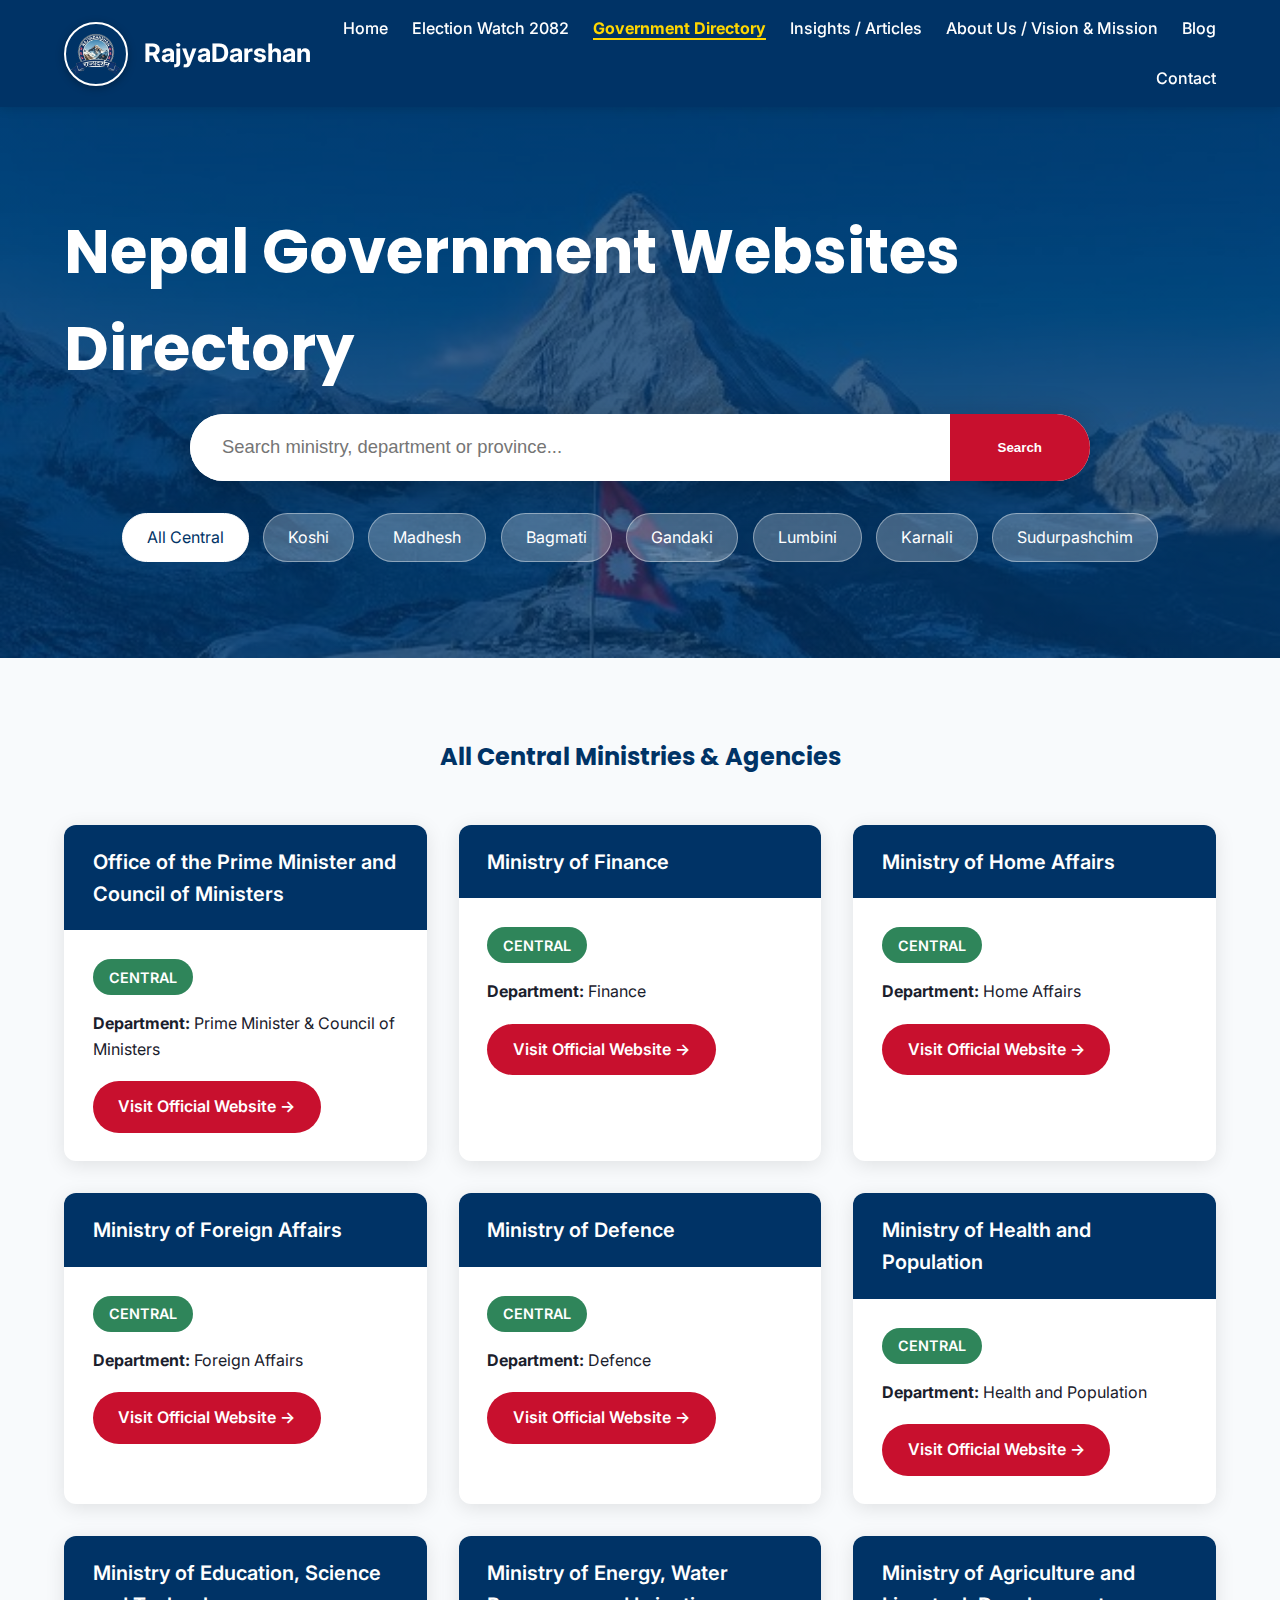
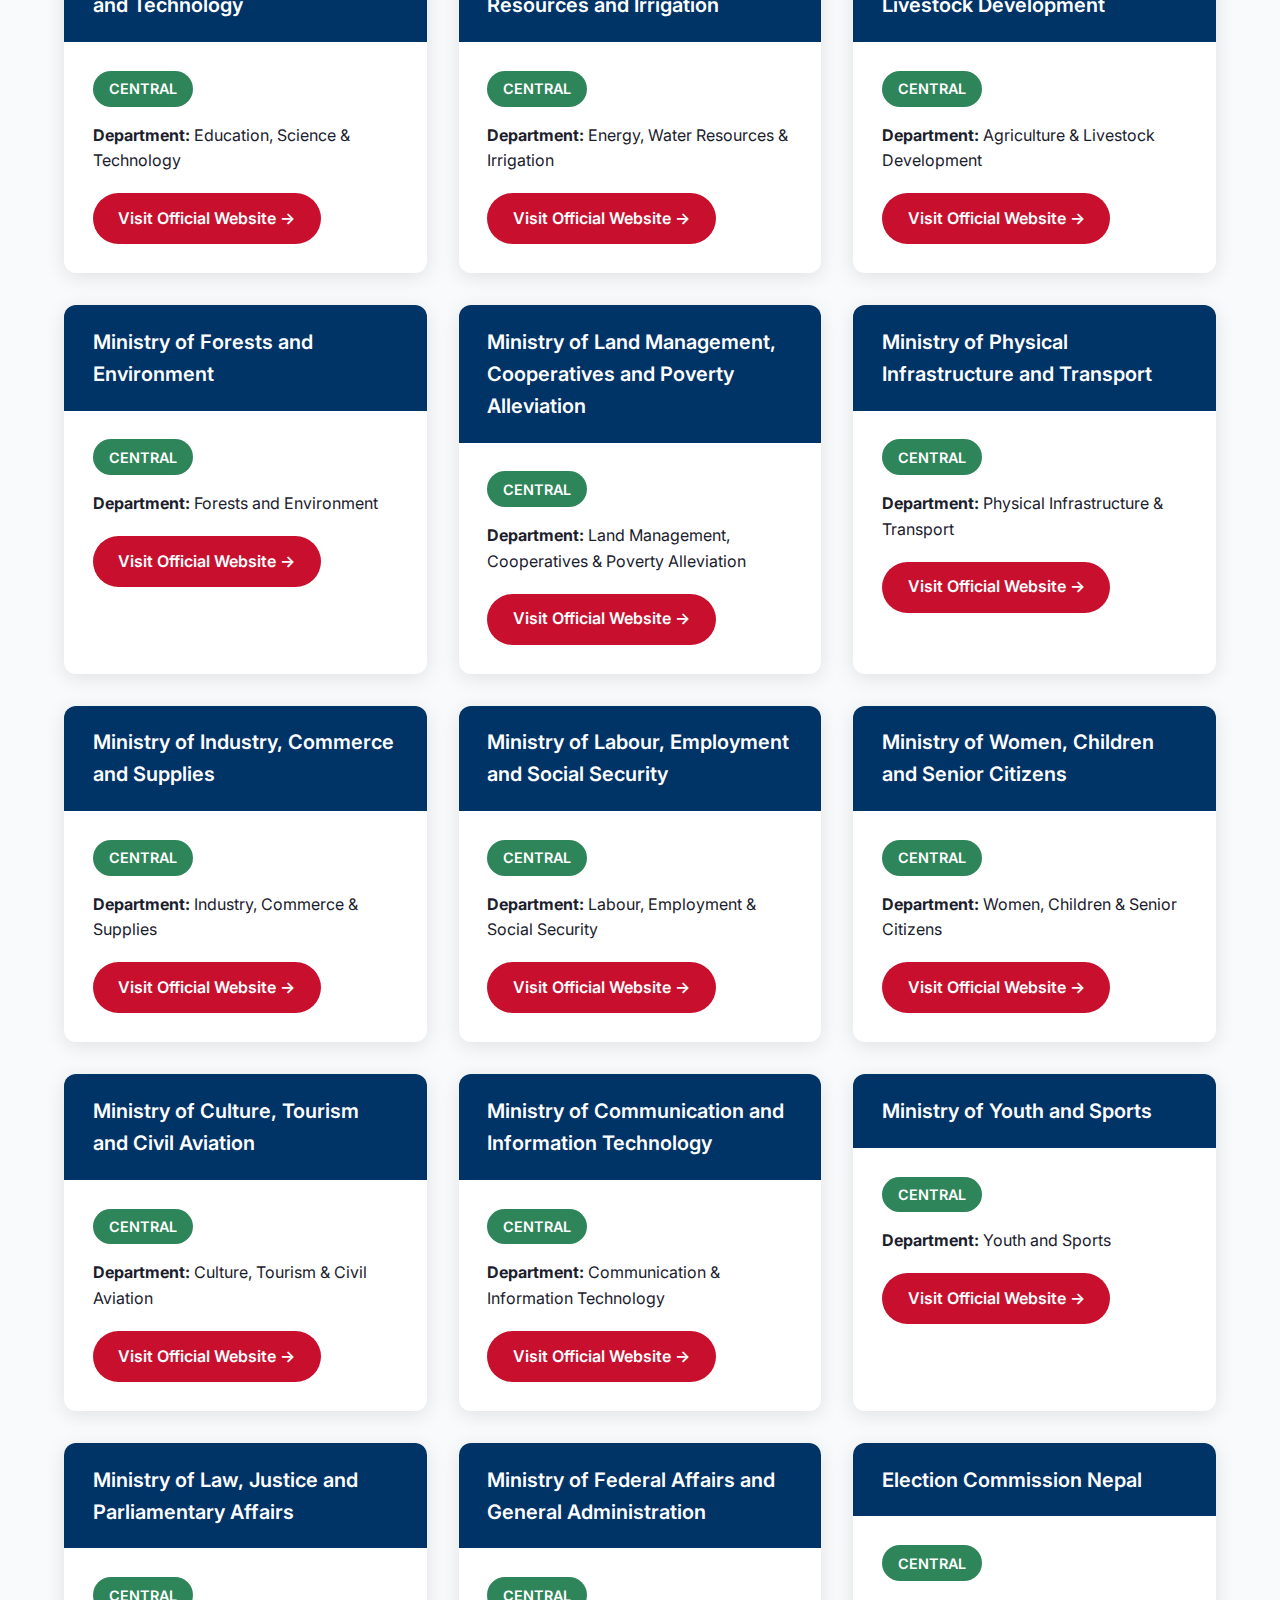
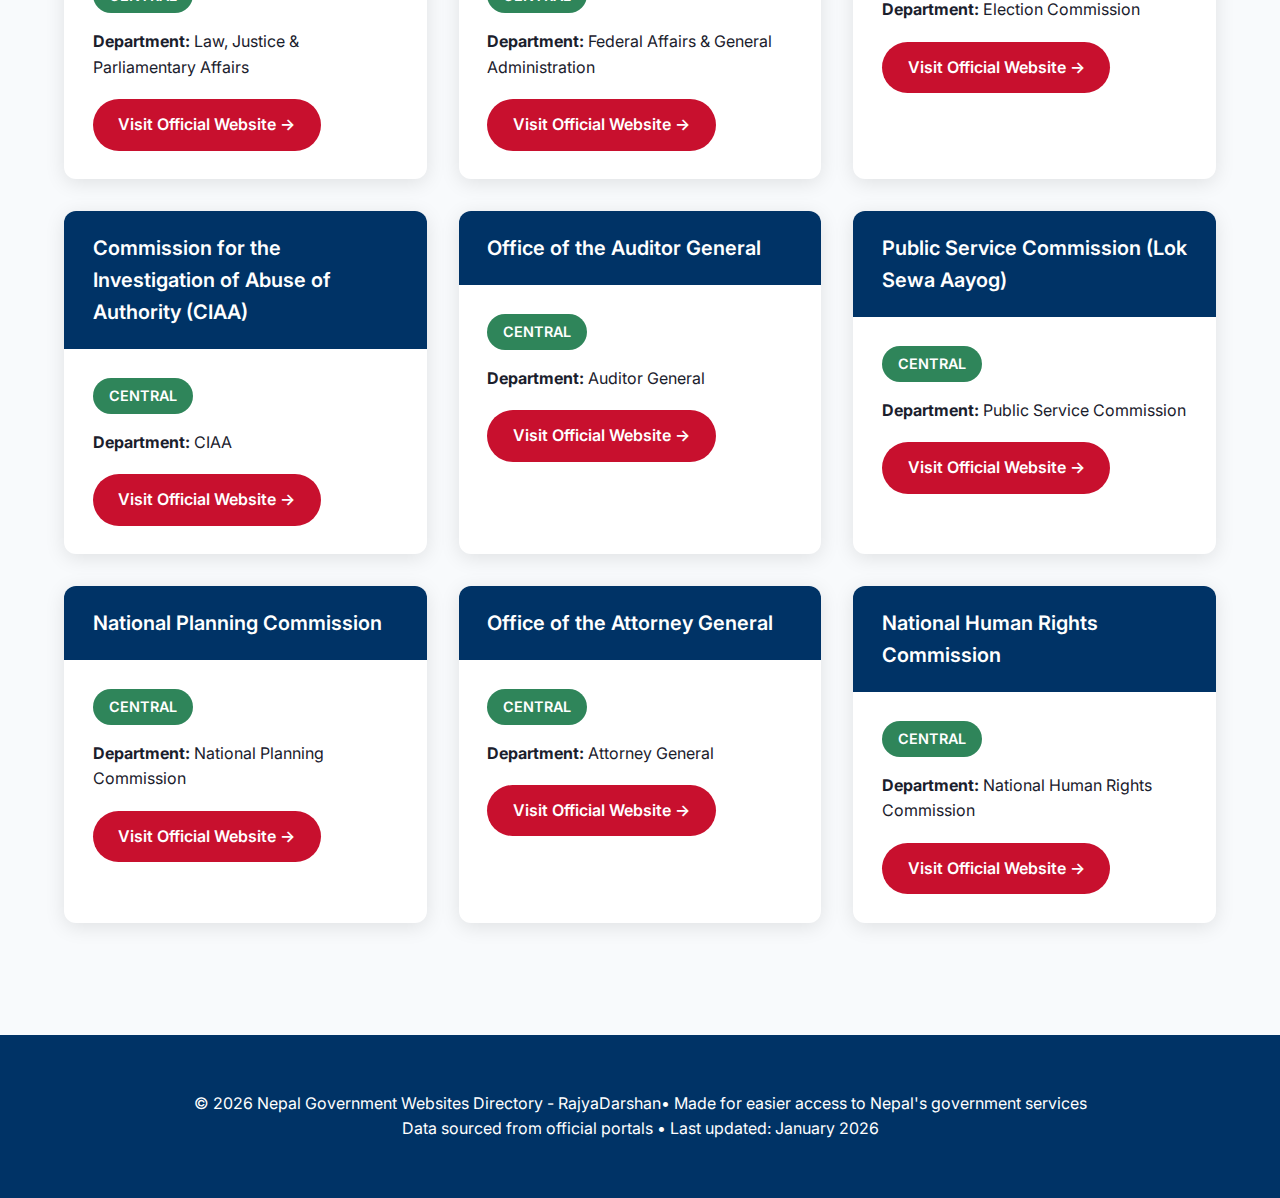
<file: government-directory.html>
<!DOCTYPE html>
<html lang="en">
<head>
    <meta charset="UTF-8" />
    <meta name="viewport" content="width=device-width, initial-scale=1.0"/>
    <title>Nepal Government Websites Directory</title>
    <link rel="icon" href="logo.png" type="image/jpg">
    <link rel="stylesheet" href="government-directory.css">


    <link rel="preconnect" href="https://fonts.googleapis.com">
    <link rel="preconnect" href="https://fonts.gstatic.com" crossorigin>
    <link href="https://fonts.googleapis.com/css2?family=Inter:wght@300;400;500;600&family=Poppins:wght@500;600;700&display=swap" rel="stylesheet">
<!-- SEO & Social Sharing -->
<meta name="description" content="Nepal Government Directory & Election Watch 2082 – transparent access to ministries, commissions, provincial offices & election updates.">
<meta property="og:title" content="RajyaDarshan – Nepal Government Directory & Election Watch 2082">
<meta property="og:description" content="Independent platform for transparent governance and 2082 election tracking.">
<meta property="og:image" content="https://yourdomain.com/og-image.jpg"> <!-- create a 1200x630 image with logo + Himalayas -->
<meta property="og:url" content="https://yourdomain.com">
<meta property="og:type" content="website">
<meta name="twitter:card" content="summary_large_image">
   
</head>
<body>

    <header>
        <div class="nav">
            <div class="logo-container">
                <img src="logo.png" 
                     alt="Rajyadarshan Logo" 
                     class="logo-img">
                <div class="logo">RajyaDarshan</div>
            </div>
            <div class="nav-links">
                <a href="index.html" >Home</a>
                <a href="election-watch.html">Election Watch 2082</a>
                <a href="government-directory.html" class="active">Government Directory</a> 
                <a href="article.html">Insights / Articles</a>
                <a href="about.html">About Us / Vision & Mission</a>
                  <a href="blog.html">Blog</a>
                <a href="contact.html">Contact</a>
            </div>
        </div>
    </header>

    <section class="hero">
        <h1>Nepal Government Websites Directory</h1>
        
        <div class="search-container">
            <form class="search-bar" id="searchForm">
                <input type="search" id="searchInput" placeholder="Search ministry, department or province..." autocomplete="off" />
                <button type="submit">Search</button>
            </form>
        </div>

        <div class="filter-tags" id="provinceFilters">
            <span class="tag active" data-province="">All Central</span>
            <span class="tag" data-province="Koshi">Koshi</span>
            <span class="tag" data-province="Madhesh">Madhesh</span>
            <span class="tag" data-province="Bagmati">Bagmati</span>
            <span class="tag" data-province="Gandaki">Gandaki</span>
            <span class="tag" data-province="Lumbini">Lumbini</span>
            <span class="tag" data-province="Karnali">Karnali</span>
            <span class="tag" data-province="Sudurpashchim">Sudurpashchim</span>
        </div>
    </section>


    <section class="results-section">
        <h2 id="resultsTitle">All Central Ministries & Agencies</h2>
        <div class="results-grid" id="resultsGrid"></div>
    </section>

   


    <footer>
        <p>© 2026 Nepal Government Websites Directory - RajyaDarshan• Made for easier access to Nepal's government services</p>
        <p>Data sourced from official portals • Last updated: January 2026</p>
    </footer>

    <script src="government-directory.js"></script>
</body>
</html>
</file>
<file: index.css>
:root {
            --primary: #003366;
            --accent: #C8102E;
            --light: #F8FAFC;
            --gray: #E2E8F0;
            --dark: #1A202C;
        }
        * { margin:0; padding:0; box-sizing:border-box; }
        body { font-family: 'Inter', system-ui, sans-serif; background: var(--light); color: var(--dark); line-height: 1.6; }
        header {
            background: var(--primary);
            color: white;
            padding: 1rem 5%;
            position: sticky;
            top: 0;
            z-index: 100;
            box-shadow: 0 2px 10px rgba(0,0,0,0.12);
        }
        .nav {
            display: flex;
            justify-content: space-between;
            align-items: center;
            max-width: 1400px;
            margin: 0 auto;
        }
        .logo-container { display: flex; align-items: center; gap: 1rem; }
        .logo-img {
            width: 64px;
            height: 64px;
            border-radius: 50%;
            object-fit: cover;
            border: 2px solid white;
            box-shadow: 0 2px 8px rgba(0,0,0,0.3);
        }
        .nav-links {
            display: flex;
            gap: 1.5rem;
            flex-wrap: wrap;
            justify-content: flex-end;
        }
        .nav-links a {
            color: white;
            text-decoration: none;
            font-weight: 500;
        }
        .nav-links a:hover { text-decoration: underline; }
        .nav-links a.active {
            color: #ffd700;
            font-weight: 700;
            text-decoration: underline;
            text-underline-offset: 4px;
        }
        .hero {
            background: linear-gradient(rgba(0,51,102,0.8), rgba(0,51,102,0.75)), url('a.jpg') center/cover no-repeat;
            padding: 8rem 5% 6rem;
            color: white;
            text-align: center;
        }
        .hero h1 { font-family: 'Poppins', sans-serif; font-size: 3.8rem; margin-bottom: 1rem; }
        .hero .tagline { font-size: 1.5rem; max-width: 900px; margin: 0 auto 2rem; opacity: 0.95; }
        .quick-links {
            display: flex;
            flex-wrap: wrap;
            justify-content: center;
            gap: 1.5rem;
            margin: 2rem 0;
        }
        .election-banner {
    margin-bottom: 3rem;
}

.election-banner a:hover {
    background: #ffd700;
    color: var(--primary);
    transform: translateY(-2px);
}
        .quick-link {
            background: rgba(255,255,255,0.2);
            color: white;
            padding: 0.8rem 1.8rem;
            border-radius: 50px;
            text-decoration: none;
            font-weight: 500;
            transition: 0.3s;
        }
        .quick-link:hover { background: white; color: var(--primary); }
        .why-section {
            max-width: 1000px;
            margin: 4rem auto;
            padding: 0 5%;
            text-align: center;
        }
        .why-section h3 { color: var(--primary); font-family: 'Poppins', sans-serif; margin-bottom: 1.5rem; }
        .why-points { display: flex; flex-wrap: wrap; gap: 2rem; justify-content: center; }
        .why-point {
            background: white;
            padding: 2rem;
            border-radius: 12px;
            box-shadow: 0 4px 15px rgba(0,0,0,0.08);
            flex: 1;
            min-width: 280px;
        }
        .results-section {
            max-width: 1400px;
            margin: 5rem auto;
            padding: 0 5%;
        }
        .results-section h2 {
            text-align: center;
            color: var(--primary);
            font-family: 'Poppins', sans-serif;
            margin-bottom: 3rem;
        }
        .featured-grid {
            display: grid;
            grid-template-columns: repeat(auto-fill, minmax(360px, 1fr));
            gap: 2rem;
        }
        .result-card {
            background: white;
            border-radius: 12px;
            overflow: hidden;
            box-shadow: 0 4px 20px rgba(0,0,0,0.1);
            transition: all 0.3s ease;
        }
        .result-card:hover {
            transform: translateY(-8px);
            box-shadow: 0 12px 40px rgba(0,0,0,0.18);
        }
        .card-header {
            background: var(--primary);
            color: white;
            padding: 1.3rem 1.8rem;
            font-weight: 600;
            font-size: 1.25rem;
        }
        .card-body {
            padding: 1.8rem;
        }
        .type-badge {
            display: inline-block;
            padding: 0.4rem 1rem;
            border-radius: 50px;
            font-size: 0.9rem;
            font-weight: 600;
            margin-bottom: 1rem;
        }
        .central { background: #2F855A; color: white; }
        .link-btn {
            display: inline-block;
            margin-top: 1.2rem;
            background: var(--accent);
            color: white;
            padding: 0.8rem 1.6rem;
            border-radius: 50px;
            text-decoration: none;
            font-weight: 600;
            transition: 0.3s;
        }
        .link-btn:hover {
            background: #a50d24;
            transform: translateY(-2px);
        }
        .view-all-container {
            text-align: center;
            margin: 4rem 0;
        }
        .view-all-btn {
            display: inline-block;
            padding: 1rem 2.5rem;
            background: var(--accent);
            color: white;
            text-decoration: none;
            border-radius: 50px;
            font-size: 1.2rem;
            font-weight: 600;
            transition: 0.3s;
        }
        .view-all-btn:hover {
            background: #a50d24;
            transform: translateY(-3px);
        }
        footer {
            background: var(--primary);
            color: white;
            text-align: center;
            padding: 3.5rem 5%;
            margin-top: 7rem;
        }
</file>
<file: election-watch.css>
:root {
            --primary: #003366;
            --accent: #C8102E;
            --light: #F8FAFC;
            --gray: #E2E8F0;
            --dark: #1A202C;
        }
        * { margin:0; padding:0; box-sizing:border-box; }
        body { font-family: 'Inter', system-ui, sans-serif; background: var(--light); color: var(--dark); line-height: 1.6; }
        header {
            background: var(--primary);
            color: white;
            padding: 1rem 5%;
            position: sticky;
            top: 0;
            z-index: 100;
            box-shadow: 0 2px 10px rgba(0,0,0,0.12);
        }
        .nav {
            display: flex;
            justify-content: space-between;
            align-items: center;
            max-width: 1400px;
            margin: 0 auto;
        }
        .logo-container { display: flex; align-items: center; gap: 1rem; }
        .logo-img {
            width: 64px; height: 64px; border-radius: 50%; object-fit: cover;
            border: 2px solid white; box-shadow: 0 2px 8px rgba(0,0,0,0.3);
        }
        .nav-links {
            display: flex; gap: 1.5rem; align-items: center; flex-wrap: wrap; justify-content: flex-end;
        }
        .nav-links a { color: white; text-decoration: none; font-weight: 500; }
        .nav-links a:hover { text-decoration: underline; }
        .nav-links a.active {
            color: #ffd700; font-weight: 700; text-decoration: underline; text-underline-offset: 4px;
        }
        .breadcrumbs {
            max-width: 1400px; margin: 1.5rem auto; padding: 0 5%; font-size: 0.95rem; color: #555;
        }
        .breadcrumbs a { color: var(--primary); text-decoration: none; }
        .hero {
            background: linear-gradient(rgba(0,51,102,0.8), rgba(0,51,102,0.75)), url('a.jpg') center/cover no-repeat;
            padding: 8rem 5% 6rem; color: white; text-align: center;
        }
        .hero h1 { font-family: 'Poppins', sans-serif; font-size: 3.8rem; margin-bottom: 1rem; }
        .hero p { font-size: 1.5rem; max-width: 900px; margin: 0 auto; opacity: 0.95; }
        .countdown {
            font-size: 2.5rem; font-weight: 700; color: #ffd700; margin: 2rem 0;
            background: rgba(0,0,0,0.3); padding: 1rem 2rem; border-radius: 12px; display: inline-block;
        }
        .content-section { max-width: 1200px; margin: 4rem auto; padding: 0 5%; }
        .content-section h2 {
            color: var(--primary); font-family: 'Poppins', sans-serif; font-size: 2.2rem;
            margin-bottom: 1.5rem; text-align: center;
        }
        .timeline {
            background: white; border-radius: 12px; padding: 2.5rem; box-shadow: 0 6px 25px rgba(0,0,0,0.1);
            margin: 3rem 0;
        }
        .timeline-item {
            margin-bottom: 2rem; padding-left: 2rem; border-left: 4px solid var(--accent); position: relative;
        }
        .timeline-item:last-child { margin-bottom: 0; }
        .timeline-item strong {
            display: block; font-size: 1.3rem; color: var(--primary); margin-bottom: 0.5rem;
        }
        .issues-grid {
            display: grid; grid-template-columns: repeat(auto-fit, minmax(320px, 1fr)); gap: 2rem; margin: 4rem 0;
        }
        .issue-card {
            background: white; padding: 2rem; border-radius: 12px; box-shadow: 0 4px 15px rgba(0,0,0,0.08);
        }
        .cta { text-align: center; margin: 5rem 0; }
        .cta a {
            display: inline-block; padding: 1rem 2.5rem; background: var(--accent); color: white;
            text-decoration: none; border-radius: 50px; font-weight: 600; font-size: 1.2rem; transition: 0.3s;
        }
        .cta a:hover { background: #a50d24; transform: translateY(-3px); }
        footer {
            background: var(--primary); color: white; text-align: center; padding: 3.5rem 5%; margin-top: 7rem;
        }
        @media (max-width: 768px) {
            .hero { padding: 6rem 5% 4rem; }
            .hero h1 { font-size: 2.8rem; }
            .hero p { font-size: 1.3rem; }
            .countdown { font-size: 1.8rem; }
            .nav { flex-direction: column; gap: 1.2rem; }
            .nav-links { justify-content: center; gap: 1rem; width: 100%; }
        }
</file>
<file: government-directory.css>
:root {
            --primary: #003366;
            --accent: #C8102E;
            --light: #F8FAFC;
            --gray: #E2E8F0;
            --dark: #1A202C;
        }
        * { margin:0; padding:0; box-sizing:border-box; }
        body {
            font-family: 'Inter', system-ui, sans-serif;
            background: var(--light);
            color: var(--dark);
            line-height: 1.6;
        }
        header {
            background: var(--primary);
            color: white;
            padding: 1rem 5%;
            position: sticky;
            top: 0;
            z-index: 100;
            box-shadow: 0 2px 10px rgba(0,0,0,0.12);
        }
        .nav {
            display: flex;
            justify-content: space-between;
            align-items: center;
            max-width: 1400px;
            margin: 0 auto;
        }
        .logo { font-size: 1.6rem; font-weight: 700; }
        .logo-container {
            display: flex;
            align-items: center;
            gap: 1rem;
        }
        .logo-img {
            width: 64px;
            height: 64px;
            border-radius: 50%;
            object-fit: cover;
            border: 2px solid white;
            box-shadow: 0 2px 8px rgba(0,0,0,0.3);
        }
    .nav-links {
    display: flex;
    gap: 1.5rem;              /* reduced from 2rem */
    align-items: center;
    flex-wrap: wrap;
    justify-content: flex-end;
}

@media (max-width: 1024px) {
    .nav-links {
        gap: 1.1rem;          /* even smaller on tablets */
    }
}

@media (max-width: 768px) {
    header .nav {
        flex-direction: column;
        gap: 1.2rem;
        padding: 1rem 5%;
    }
    
    .nav-links {
        flex-direction: row;
        justify-content: center;
        gap: 1rem;
        width: 100%;
        font-size: 0.95rem;
    }
    
    .logo-container {
        margin-bottom: 0.5rem;
    }
}
        .nav-links a {
            color: #ffffff;
            text-decoration: none;
            font-weight: 500;
            font-size: 1rem;
            white-space: nowrap;
        }
        .nav-links a:hover {
            text-decoration: underline;
        }
         .nav-links a.active {
            color: #ffd700;
            font-weight: 700;
            text-decoration: underline;
            text-underline-offset: 4px;
            text-decoration-color: #ffd700;
            text-decoration-thickness: 2px;
        }
        .hero{
            background:linear-gradient(rgba(0,51,102,0.8),rgba(0,51,102,0.75)),
                       url('a.jpg')
                       center/cover no-repeat;
            padding:6rem 5%;
            color:white;
        }
        .hero h1 {
            font-family: 'Poppins', sans-serif;
            font-size: 3.8rem;
            margin-bottom: 1rem;
        }
        .hero p {
            font-size: 1.4rem;
            max-width: 800px;
            margin: 0 auto 2.5rem;
            opacity: 0.95;
        }
        .search-container {
            max-width: 900px;
            margin: 0 auto;
        }
        .search-bar {
            display: flex;
            background: white;
            border-radius: 50px;
            overflow: hidden;
            box-shadow: 0 8px 35px rgba(0,0,0,0.25);
        }
        .search-bar input {
            flex: 1;
            padding: 1.4rem 2rem;
            border: none;
            font-size: 1.15rem;
            outline: none;
        }
        .search-bar button {
            background: var(--accent);
            color: white;
            border: none;
            padding: 0 3rem;
            font-weight: 600;
            cursor: pointer;
            transition: 0.3s;
        }
        .search-bar button:hover { background: #a50d24; }

        .filter-tags {
            display: flex;
            flex-wrap: wrap;
            gap: 0.9rem;
            justify-content: center;
            margin-top: 2rem;
        }
        .tag {
            background: rgba(255,255,255,0.25);
            color: white;
            padding: 0.7rem 1.5rem;
            border-radius: 50px;
            font-size: 1rem;
            cursor: pointer;
            transition: all 0.3s;
            border: 1px solid rgba(255,255,255,0.4);
        }
        .tag.active, .tag:hover {
            background: white;
            color: var(--primary);
            border-color: white;
        }

        .results-section {
            max-width: 1400px;
            margin: 5rem auto;
            padding: 0 5%;
        }
        .results-section h2 {
            text-align: center;
            margin-bottom: 3rem;
            color: var(--primary);
            font-family: 'Poppins', sans-serif;
        }
        .results-grid {
            display: grid;
            grid-template-columns: repeat(auto-fill, minmax(360px, 1fr));
            gap: 2rem;
        }
        .result-card {
            background: white;
            border-radius: 12px;
            overflow: hidden;
            box-shadow: 0 4px 20px rgba(0,0,0,0.1);
            transition: all 0.3s ease;
        }
        .result-card:hover {
            transform: translateY(-8px);
            box-shadow: 0 12px 40px rgba(0,0,0,0.18);
        }
        .card-header {
            background: var(--primary);
            color: white;
            padding: 1.3rem 1.8rem;
            font-weight: 600;
            font-size: 1.25rem;
        }
        .card-body {
            padding: 1.8rem;
        }
        .type-badge {
            display: inline-block;
            padding: 0.4rem 1rem;
            border-radius: 50px;
            font-size: 0.9rem;
            font-weight: 600;
            margin-bottom: 1rem;
        }
        .central { background: #2F855A; color: white; }
        .provincial { background: #3182CE; color: white; }
        .link-btn {
            display: inline-block;
            margin-top: 1.2rem;
            background: var(--accent);
            color: white;
            padding: 0.8rem 1.6rem;
            border-radius: 50px;
            text-decoration: none;
            font-weight: 600;
            transition: 0.3s;
        }
        .link-btn:hover {
            background: #a50d24;
            transform: translateY(-2px);
        }

        .no-results {
            text-align: center;
            padding: 6rem 1rem;
            color: #666;
            font-size: 1.3rem;
        }

        footer {
            background: var(--primary);
            color: white;
            text-align: center;
            padding: 3.5rem 5%;
            margin-top: 7rem;
        }
</file>
